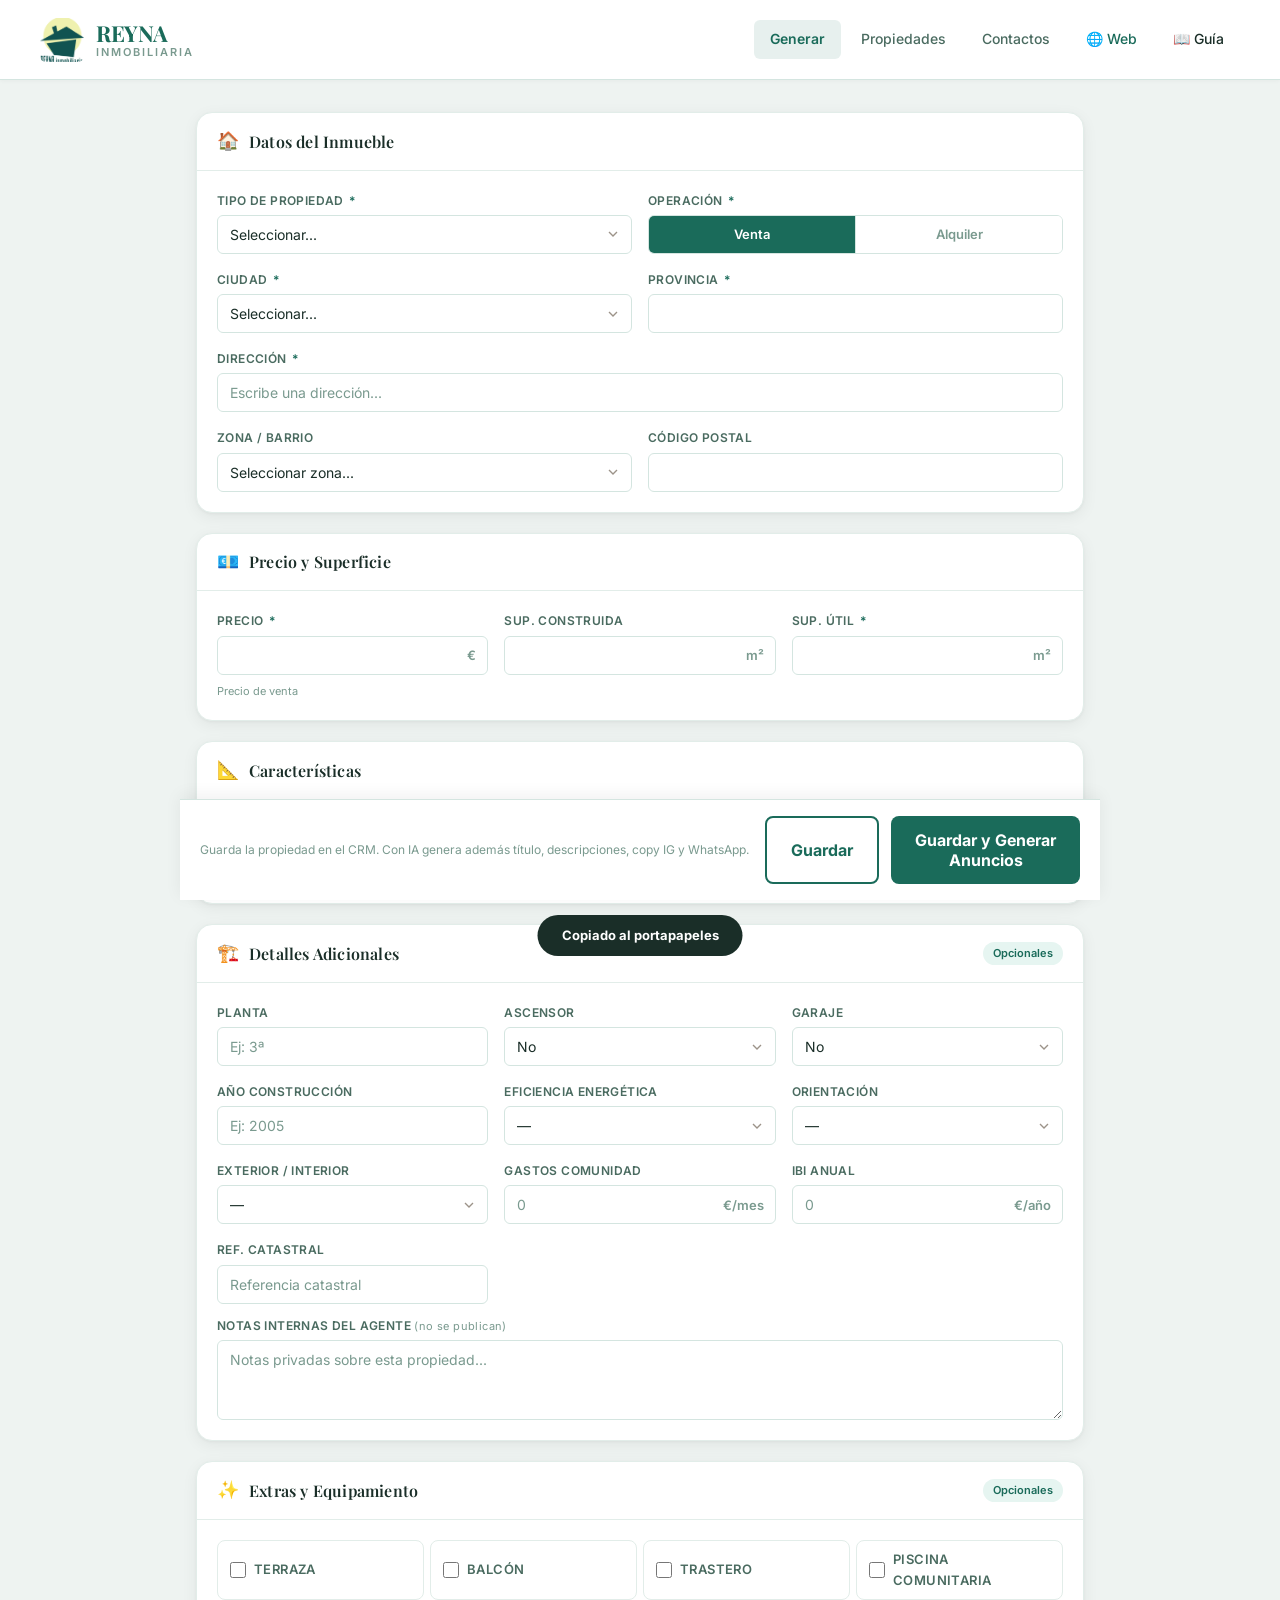
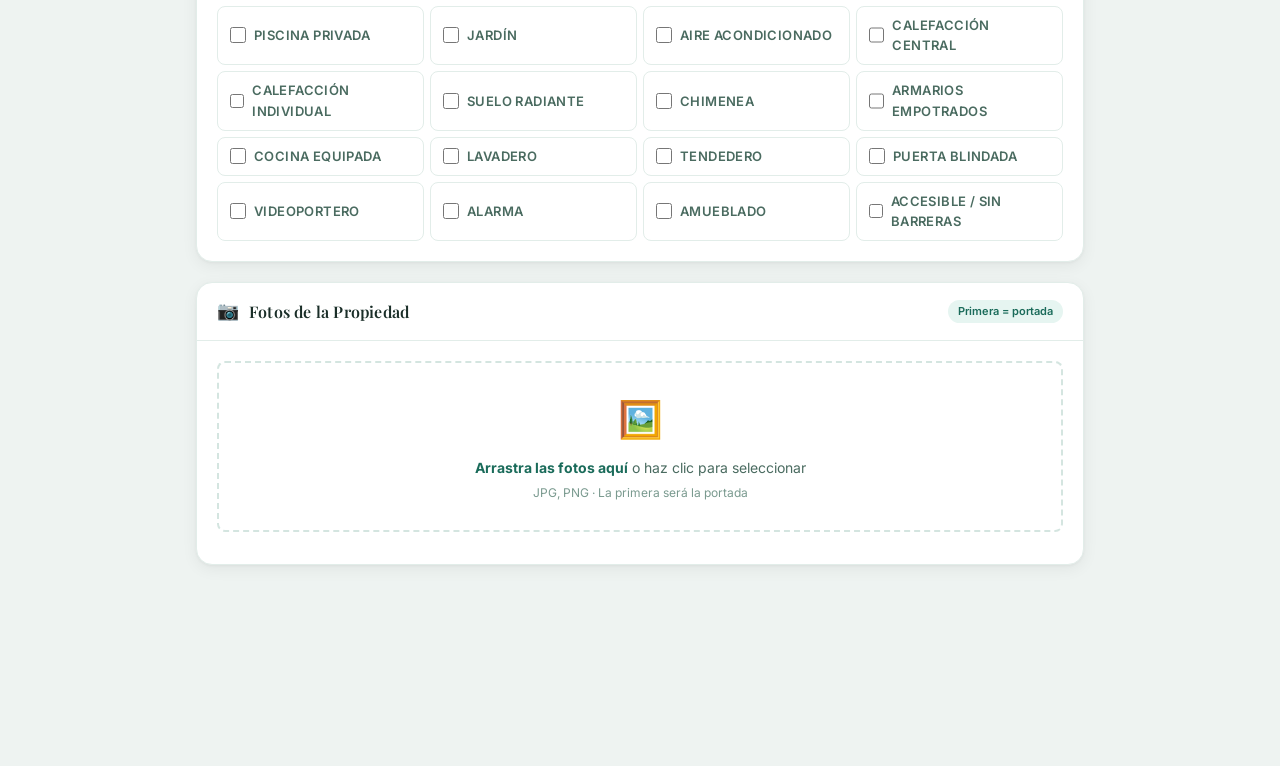
<file: static/index.html>
<!DOCTYPE html>
<html lang="es">
<head>
  <meta charset="UTF-8">
  <meta name="viewport" content="width=device-width, initial-scale=1.0">
  <title>Generador IA · Inmobiliaria Reyna</title>
  <link rel="preconnect" href="https://fonts.googleapis.com">
  <link rel="preconnect" href="https://fonts.gstatic.com" crossorigin>
  <link href="https://fonts.googleapis.com/css2?family=Inter:wght@400;500;600;700&family=Playfair+Display:wght@400;600;700&display=swap" rel="stylesheet">
  <link rel="stylesheet" href="/static/style.css">
  <link rel="icon" type="image/png" href="/static/logo-hq.png">
</head>
<body>

<header>
  <a href="/" class="header-logo">
    <img src="/static/logo-hq.png" alt="Reyna Inmobiliaria" class="header-logo-icon">
    <div class="header-logo-text">
      <span class="brand-name">REYNA</span>
      <span class="brand-sub">Inmobiliaria</span>
    </div>
  </a>
  <nav class="header-nav">
    <a href="/" class="active">Generar</a>
    <a href="/propiedades">Propiedades</a>
    <a href="/contactos">Contactos</a>
    <a href="/web" target="_blank" style="color:var(--accent)">🌐 Web</a>
    <a href="/static/guia.html" target="_blank" style="color:var(--gold)">📖 Guía</a>
  </nav>
</header>

<main>
  <form id="propertyForm" autocomplete="off">

    <!-- Datos basicos -->
    <div class="card">
      <div class="card-header">
        <span class="icon">🏠</span>
        <h2>Datos del Inmueble</h2>
      </div>
      <div class="card-body">
        <div class="grid-2">
          <div class="field">
            <label>Tipo de propiedad <span class="req">*</span></label>
            <select name="tipo_propiedad" required>
              <option value="">Seleccionar...</option>
              <option value="Piso">Piso</option>
              <option value="Apartamento">Apartamento</option>
              <option value="Casa / Chalet">Casa / Chalet</option>
              <option value="Ático">Ático</option>
              <option value="Dúplex">Dúplex</option>
              <option value="Estudio">Estudio</option>
              <option value="Finca">Finca</option>
              <option value="Local comercial">Local comercial</option>
              <option value="Terreno">Terreno</option>
            </select>
          </div>

          <div class="field">
            <label>Operación <span class="req">*</span></label>
            <div class="radio-group">
              <input type="radio" name="operacion" id="op-venta" value="Venta" checked>
              <label for="op-venta">Venta</label>
              <input type="radio" name="operacion" id="op-alquiler" value="Alquiler">
              <label for="op-alquiler">Alquiler</label>
            </div>
          </div>

          <div class="field">
            <label>Ciudad <span class="req">*</span></label>
            <select name="ciudad" id="ciudadSelect" required>
              <option value="">Seleccionar...</option>
              <option value="Zamora">Zamora</option>
              <option value="Benavente">Benavente</option>
              <option value="Toro">Toro</option>
              <option value="Puebla de Sanabria">Puebla de Sanabria</option>
              <option value="Morales del Vino">Morales del Vino</option>
              <option value="Villalpando">Villalpando</option>
              <option value="Fermoselle">Fermoselle</option>
              <option value="Corrales del Vino">Corrales del Vino</option>
              <option value="Fuentesaúco">Fuentesaúco</option>
              <option value="Bermillo de Sayago">Bermillo de Sayago</option>
            </select>
          </div>

          <div class="field">
            <label>Provincia <span class="req">*</span></label>
            <input type="text" name="provincia" required>
          </div>

          <div class="field field-full">
            <label>Dirección <span class="req">*</span> <span class="verified-badge" id="direccion-verified" style="display:none">Verificada</span></label>
            <div class="autocomplete-wrap">
              <input type="text" name="direccion" id="direccionInput" placeholder="Escribe una dirección..." autocomplete="off" required>
              <div class="autocomplete-dropdown" id="direccionDropdown"></div>
            </div>
            <input type="hidden" name="latitud" value="">
            <input type="hidden" name="longitud" value="">
          </div>

          <div class="field">
            <label>Zona / Barrio</label>
            <select name="zona" id="zonaSelect">
              <option value="">Seleccionar zona...</option>
            </select>
          </div>

          <div class="field">
            <label>Código Postal</label>
            <input type="text" name="codigo_postal" maxlength="5">
          </div>
        </div>
      </div>
    </div>

    <!-- Precio y superficie -->
    <div class="card">
      <div class="card-header">
        <span class="icon">💶</span>
        <h2>Precio y Superficie</h2>
      </div>
      <div class="card-body">
        <div class="grid-3">
          <div class="field">
            <label>Precio <span class="req">*</span></label>
            <div class="input-with-suffix">
              <input type="number" name="precio" min="0" required>
              <span class="input-suffix">€</span>
            </div>
            <span class="help" id="precio-hint">Precio de venta</span>
          </div>

          <div class="field">
            <label>Sup. construida</label>
            <div class="input-with-suffix">
              <input type="number" name="superficie_construida" min="0">
              <span class="input-suffix">m²</span>
            </div>
          </div>

          <div class="field">
            <label>Sup. útil <span class="req">*</span></label>
            <div class="input-with-suffix">
              <input type="number" name="superficie_util" min="1" required>
              <span class="input-suffix">m²</span>
            </div>
          </div>
        </div>
      </div>
    </div>

    <!-- Caracteristicas -->
    <div class="card">
      <div class="card-header">
        <span class="icon">📐</span>
        <h2>Características</h2>
      </div>
      <div class="card-body">
        <div class="grid-3">
          <div class="field">
            <label>Habitaciones <span class="req">*</span></label>
            <select name="habitaciones" required>
              <option value="">—</option>
              <option value="1">1</option>
              <option value="2">2</option>
              <option value="3">3</option>
              <option value="4">4</option>
              <option value="5">5</option>
            </select>
          </div>

          <div class="field">
            <label>Baños <span class="req">*</span></label>
            <select name="banos" required>
              <option value="">—</option>
              <option value="1">1</option>
              <option value="2">2</option>
              <option value="3">3</option>
            </select>
          </div>

          <div class="field">
            <label>Estado vivienda</label>
            <select name="estado_vivienda">
              <option value="">—</option>
              <option value="Obra nueva">Obra nueva</option>
              <option value="Buen estado">Buen estado</option>
              <option value="Reformado recientemente">Reformado</option>
              <option value="A reformar">A reformar</option>
            </select>
          </div>
        </div>
      </div>
    </div>

    <!-- Detalles adicionales -->
    <div class="card">
      <div class="card-header">
        <span class="icon">🏗️</span>
        <h2>Detalles Adicionales</h2>
        <span class="badge">Opcionales</span>
      </div>
      <div class="card-body">
        <div class="grid-3">
          <div class="field">
            <label>Planta</label>
            <input type="text" name="planta" placeholder="Ej: 3ª">
          </div>
          <div class="field">
            <label>Ascensor</label>
            <select name="ascensor">
              <option value="No">No</option>
              <option value="Sí">Sí</option>
            </select>
          </div>
          <div class="field">
            <label>Garaje</label>
            <select name="garaje" id="garajeSelect">
              <option value="No">No</option>
              <option value="Sí">Sí</option>
            </select>
          </div>
          <div class="field" id="garajeIncluidoField" style="display:none">
            <label>Precio garaje</label>
            <select name="garaje_incluido">
              <option value="">—</option>
              <option value="incluido">Incluido en precio</option>
              <option value="no_incluido">No incluido</option>
            </select>
          </div>
          <div class="field">
            <label>Año construcción</label>
            <input type="number" name="anio_construccion" placeholder="Ej: 2005" min="1900" max="2030">
          </div>
          <div class="field">
            <label>Eficiencia energética</label>
            <select name="eficiencia_energetica">
              <option value="">—</option>
              <option value="A">A</option>
              <option value="B">B</option>
              <option value="C">C</option>
              <option value="D">D</option>
              <option value="E">E</option>
              <option value="F">F</option>
              <option value="G">G</option>
              <option value="En trámite">En trámite</option>
            </select>
          </div>
          <div class="field">
            <label>Orientación</label>
            <select name="orientacion">
              <option value="">—</option>
              <option value="Norte">Norte</option>
              <option value="Sur">Sur</option>
              <option value="Este">Este</option>
              <option value="Oeste">Oeste</option>
              <option value="Noreste">Noreste</option>
              <option value="Noroeste">Noroeste</option>
              <option value="Sureste">Sureste</option>
              <option value="Suroeste">Suroeste</option>
            </select>
          </div>
          <div class="field">
            <label>Exterior / Interior</label>
            <select name="exterior_interior">
              <option value="">—</option>
              <option value="Exterior">Exterior</option>
              <option value="Interior">Interior</option>
            </select>
          </div>
          <div class="field">
            <label>Gastos comunidad</label>
            <div class="input-with-suffix">
              <input type="number" name="gastos_comunidad" placeholder="0" min="0">
              <span class="input-suffix">€/mes</span>
            </div>
          </div>
          <div class="field">
            <label>IBI anual</label>
            <div class="input-with-suffix">
              <input type="number" name="ibi" placeholder="0" min="0">
              <span class="input-suffix">€/año</span>
            </div>
          </div>
          <div class="field">
            <label>Ref. catastral</label>
            <input type="text" name="ref_catastral" placeholder="Referencia catastral">
          </div>
        </div>
        <div class="field" style="margin-top:12px">
          <label>Notas internas del agente <span class="opt">(no se publican)</span></label>
          <textarea name="descripcion_agente" rows="2" placeholder="Notas privadas sobre esta propiedad..."></textarea>
        </div>
      </div>
    </div>

    <!-- Extras y Equipamiento -->
    <div class="card">
      <div class="card-header">
        <span class="icon">✨</span>
        <h2>Extras y Equipamiento</h2>
        <span class="badge">Opcionales</span>
      </div>
      <div class="card-body">
        <div class="amenidades-grid">
          <label class="amenidad-item"><input type="checkbox" name="amenidad" value="Terraza"><span>Terraza</span></label>
          <label class="amenidad-item"><input type="checkbox" name="amenidad" value="Balcón"><span>Balcón</span></label>
          <label class="amenidad-item"><input type="checkbox" name="amenidad" value="Trastero"><span>Trastero</span></label>
          <label class="amenidad-item"><input type="checkbox" name="amenidad" value="Piscina comunitaria"><span>Piscina comunitaria</span></label>
          <label class="amenidad-item"><input type="checkbox" name="amenidad" value="Piscina privada"><span>Piscina privada</span></label>
          <label class="amenidad-item"><input type="checkbox" name="amenidad" value="Jardín"><span>Jardín</span></label>
          <label class="amenidad-item"><input type="checkbox" name="amenidad" value="Aire acondicionado"><span>Aire acondicionado</span></label>
          <label class="amenidad-item"><input type="checkbox" name="amenidad" value="Calefacción central"><span>Calefacción central</span></label>
          <label class="amenidad-item"><input type="checkbox" name="amenidad" value="Calefacción individual"><span>Calefacción individual</span></label>
          <label class="amenidad-item"><input type="checkbox" name="amenidad" value="Suelo radiante"><span>Suelo radiante</span></label>
          <label class="amenidad-item"><input type="checkbox" name="amenidad" value="Chimenea"><span>Chimenea</span></label>
          <label class="amenidad-item"><input type="checkbox" name="amenidad" value="Armarios empotrados"><span>Armarios empotrados</span></label>
          <label class="amenidad-item"><input type="checkbox" name="amenidad" value="Cocina equipada"><span>Cocina equipada</span></label>
          <label class="amenidad-item"><input type="checkbox" name="amenidad" value="Lavadero"><span>Lavadero</span></label>
          <label class="amenidad-item"><input type="checkbox" name="amenidad" value="Tendedero"><span>Tendedero</span></label>
          <label class="amenidad-item"><input type="checkbox" name="amenidad" value="Puerta blindada"><span>Puerta blindada</span></label>
          <label class="amenidad-item"><input type="checkbox" name="amenidad" value="Videoportero"><span>Videoportero</span></label>
          <label class="amenidad-item"><input type="checkbox" name="amenidad" value="Alarma"><span>Alarma</span></label>
          <label class="amenidad-item"><input type="checkbox" name="amenidad" value="Amueblado"><span>Amueblado</span></label>
          <label class="amenidad-item"><input type="checkbox" name="amenidad" value="Accesible / Sin barreras"><span>Accesible / Sin barreras</span></label>
        </div>
      </div>
    </div>

    <!-- Fotos -->
    <div class="card">
      <div class="card-header">
        <span class="icon">📷</span>
        <h2>Fotos de la Propiedad</h2>
        <span class="badge">Primera = portada</span>
      </div>
      <div class="card-body">
        <div class="upload-area" id="uploadArea">
          <input type="file" name="fotos" id="fotosInput" accept="image/*" multiple>
          <span class="upload-icon">🖼️</span>
          <p class="upload-text"><strong>Arrastra las fotos aquí</strong> o haz clic para seleccionar</p>
          <p class="upload-hint">JPG, PNG · La primera será la portada</p>
        </div>
        <div id="previewGrid" class="preview-grid"></div>
      </div>
    </div>

    <!-- Submit -->
    <div class="submit-wrap">
      <div class="submit-info">Guarda la propiedad en el CRM. Con IA genera además título, descripciones, copy IG y WhatsApp.</div>
      <div class="submit-buttons">
        <button type="button" class="btn-save-only" id="saveOnlyBtn">Guardar</button>
        <button type="submit" class="btn-generate" id="submitBtn">Guardar y Generar Anuncios</button>
      </div>
    </div>

  </form>

  <!-- Loading -->
  <div id="loading">
    <div class="spinner"></div>
    <div class="loading-text">Generando anuncios profesionales…</div>
    <div class="loading-sub">Analizando la propiedad</div>
  </div>

  <!-- Results -->
  <section id="results">
    <div class="results-header">
      <div>
        <h2>Anuncios generados</h2>
        <p>Listos para Idealista, Fotocasa, Habitaclia e Instagram · Puedes editar el texto antes de copiar</p>
      </div>
    </div>

    <div class="result-card" id="res-titulo">
      <div class="result-card-header">
        <div class="label"><span class="icon">🏷️</span> Título del anuncio</div>
        <button class="copy-btn" data-target="titulo-content">Copiar</button>
      </div>
      <textarea class="result-content result-editable" id="titulo-content" rows="2"></textarea>
      <div class="char-count" id="titulo-chars"></div>
    </div>

    <div class="result-card">
      <div class="result-card-header">
        <div class="label"><span class="icon">📄</span> Descripción corta · Idealista / Fotocasa</div>
        <button class="copy-btn" data-target="corta-content">Copiar</button>
      </div>
      <textarea class="result-content result-editable" id="corta-content" rows="8"></textarea>
      <div class="char-count" id="corta-chars"></div>
    </div>

    <div class="result-card">
      <div class="result-card-header">
        <div class="label"><span class="icon">📝</span> Descripción larga · Web / Lujo</div>
        <button class="copy-btn" data-target="larga-content">Copiar</button>
      </div>
      <textarea class="result-content result-editable" id="larga-content" rows="12"></textarea>
      <div class="char-count" id="larga-chars"></div>
    </div>

    <div class="result-card">
      <div class="result-card-header">
        <div class="label"><span class="icon">📸</span> Copy Instagram + Hashtags</div>
        <button class="copy-btn" data-target="ig-content">Copiar</button>
      </div>
      <textarea class="result-content result-editable" id="ig-content" rows="8"></textarea>
      <div class="char-count" id="ig-chars"></div>
    </div>

    <div class="result-card">
      <div class="result-card-header">
        <div class="label"><span class="icon">💬</span> Mensaje WhatsApp</div>
        <button class="copy-btn" data-target="wa-content">Copiar</button>
      </div>
      <textarea class="result-content result-editable" id="wa-content" rows="4"></textarea>
      <div class="char-count" id="wa-chars"></div>
    </div>

    <div class="actions-wrap">
      <button class="btn-save-only" id="saveEditedBtn">Guardar cambios</button>
      <button class="btn-copy-all" id="copy-all">Copiar todo</button>
      <a class="btn-cartel-link" id="btn-cartel" style="display:none" target="_blank">Ver Cartel A4</a>
      <button class="btn-regenerate" id="btn-regenerate">Volver al formulario</button>
    </div>
  </section>
</main>

<div id="toast">Copiado al portapapeles</div>

<script src="/static/shared.js"></script>
<script src="/static/app.js"></script>
</body>
</html>
</file>
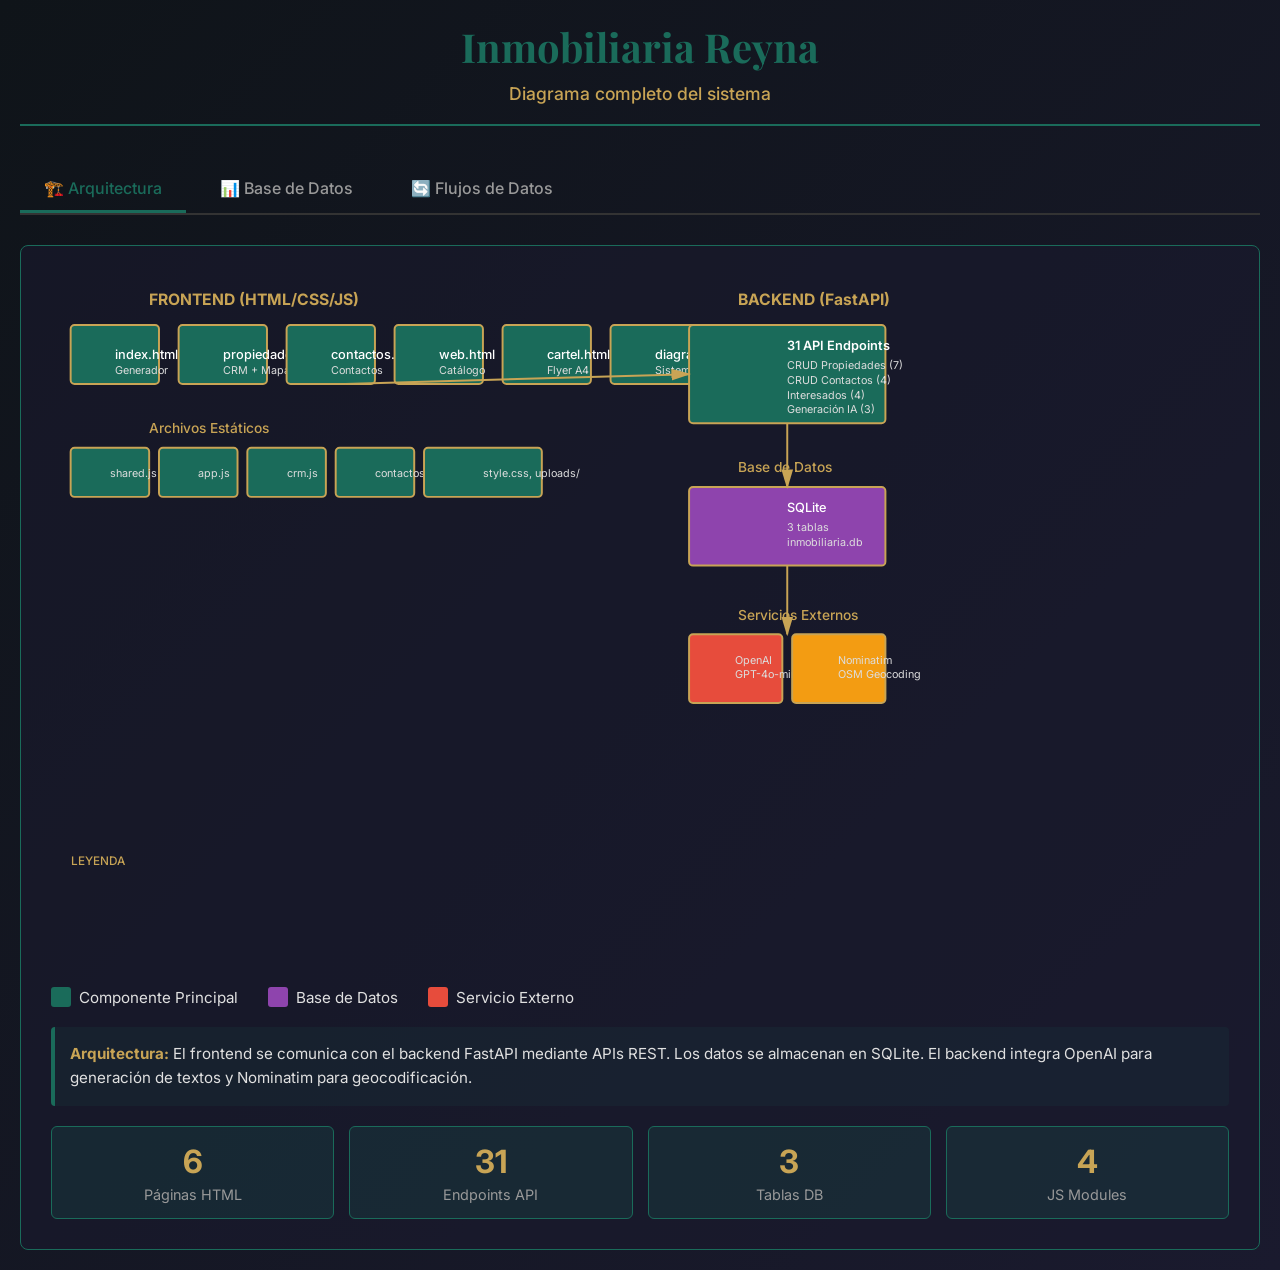
<file: static/diagrama.html>
<!DOCTYPE html>
<html lang="es">
<head>
    <meta charset="UTF-8">
    <meta name="viewport" content="width=device-width, initial-scale=1.0">
    <title>Inmobiliaria Reyna - Diagrama del Sistema</title>
    <link rel="icon" type="image/png" href="/static/logo.png">
    <link href="https://fonts.googleapis.com/css2?family=Inter:wght@300;400;500;600;700&family=Playfair+Display:wght@700&display=swap" rel="stylesheet">
    <style>
        * {
            margin: 0;
            padding: 0;
            box-sizing: border-box;
        }

        body {
            font-family: 'Inter', sans-serif;
            background: linear-gradient(135deg, #0f1419 0%, #1a1a2e 100%);
            color: #e0e0e0;
            min-height: 100vh;
            padding: 20px;
        }

        .container {
            max-width: 1400px;
            margin: 0 auto;
        }

        header {
            text-align: center;
            margin-bottom: 40px;
            padding-bottom: 20px;
            border-bottom: 2px solid #1a6b5a;
        }

        h1 {
            font-family: 'Playfair Display', serif;
            font-size: 2.5em;
            color: #1a6b5a;
            margin-bottom: 10px;
        }

        .subtitle {
            color: #c8a455;
            font-size: 1.1em;
            font-weight: 500;
        }

        .tabs {
            display: flex;
            gap: 10px;
            margin-bottom: 30px;
            border-bottom: 2px solid #333;
            flex-wrap: wrap;
        }

        .tab-btn {
            padding: 12px 24px;
            background: transparent;
            border: none;
            color: #999;
            font-size: 1em;
            font-weight: 500;
            cursor: pointer;
            border-bottom: 3px solid transparent;
            transition: all 0.3s ease;
            font-family: 'Inter', sans-serif;
        }

        .tab-btn:hover {
            color: #1a6b5a;
        }

        .tab-btn.active {
            color: #1a6b5a;
            border-bottom-color: #1a6b5a;
        }

        .tab-content {
            display: none;
            animation: fadeIn 0.3s ease;
        }

        .tab-content.active {
            display: block;
        }

        @keyframes fadeIn {
            from { opacity: 0; }
            to { opacity: 1; }
        }

        .diagram-container {
            background: rgba(26, 26, 46, 0.6);
            border: 1px solid #1a6b5a;
            border-radius: 8px;
            padding: 30px;
            overflow-x: auto;
        }

        svg {
            width: 100%;
            height: auto;
        }

        .comp-rect {
            fill: #1a6b5a;
            stroke: #c8a455;
            stroke-width: 2;
            transition: all 0.3s ease;
        }

        .comp-rect:hover {
            fill: #27ae60;
            filter: drop-shadow(0 0 10px #c8a455);
        }

        .comp-text {
            fill: #fff;
            font-size: 13px;
            font-weight: 500;
            pointer-events: none;
        }

        .comp-text-small {
            fill: #ddd;
            font-size: 11px;
            pointer-events: none;
        }

        .connector {
            stroke: #c8a455;
            stroke-width: 2;
            fill: none;
            marker-end: url(#arrowhead);
            transition: all 0.3s ease;
        }

        .connector:hover {
            stroke: #27ae60;
            stroke-width: 3;
            filter: drop-shadow(0 0 5px #c8a455);
        }

        .label {
            fill: #c8a455;
            font-size: 12px;
            font-weight: 500;
        }

        .legend {
            display: flex;
            gap: 30px;
            margin-top: 20px;
            flex-wrap: wrap;
            font-size: 0.95em;
        }

        .legend-item {
            display: flex;
            align-items: center;
            gap: 8px;
        }

        .legend-box {
            width: 20px;
            height: 20px;
            border-radius: 3px;
        }

        .table-box {
            fill: #2980b9;
            stroke: #1a6b5a;
            stroke-width: 2;
        }

        .table-box:hover {
            fill: #3498db;
            filter: drop-shadow(0 0 10px #3498db);
        }

        .fk-line {
            stroke: #e74c3c;
            stroke-width: 2;
            stroke-dasharray: 5,5;
            fill: none;
            marker-end: url(#arrowhead-red);
        }

        .flow-start {
            fill: #27ae60;
            stroke: #c8a455;
            stroke-width: 2;
        }

        .flow-process {
            fill: #2980b9;
            stroke: #c8a455;
            stroke-width: 2;
        }

        .flow-db {
            fill: #8e44ad;
            stroke: #c8a455;
            stroke-width: 2;
        }

        .flow-text {
            fill: #fff;
            font-size: 12px;
            font-weight: 500;
            pointer-events: none;
            text-anchor: middle;
        }

        .flow-arrow {
            stroke: #c8a455;
            stroke-width: 2;
            fill: none;
            marker-end: url(#arrowhead);
        }

        .info-box {
            background: rgba(26, 107, 90, 0.1);
            border-left: 4px solid #1a6b5a;
            padding: 15px;
            border-radius: 4px;
            margin-top: 20px;
            font-size: 0.95em;
            line-height: 1.6;
        }

        .info-box strong {
            color: #c8a455;
        }

        .stats {
            display: grid;
            grid-template-columns: repeat(auto-fit, minmax(150px, 1fr));
            gap: 15px;
            margin-top: 20px;
        }

        .stat-card {
            background: rgba(26, 107, 90, 0.2);
            border: 1px solid #1a6b5a;
            padding: 15px;
            border-radius: 6px;
            text-align: center;
        }

        .stat-number {
            font-size: 2em;
            color: #c8a455;
            font-weight: 700;
            margin-bottom: 5px;
        }

        .stat-label {
            font-size: 0.9em;
            color: #999;
        }

        @media (max-width: 768px) {
            h1 {
                font-size: 1.8em;
            }

            .tabs {
                gap: 5px;
            }

            .tab-btn {
                padding: 10px 15px;
                font-size: 0.9em;
            }

            .diagram-container {
                padding: 15px;
            }
        }
    </style>
</head>
<body>
    <div class="container">
        <header>
            <h1>Inmobiliaria Reyna</h1>
            <p class="subtitle">Diagrama completo del sistema</p>
        </header>

        <div class="tabs">
            <button class="tab-btn active" onclick="switchTab(0)">🏗️ Arquitectura</button>
            <button class="tab-btn" onclick="switchTab(1)">📊 Base de Datos</button>
            <button class="tab-btn" onclick="switchTab(2)">🔄 Flujos de Datos</button>
        </div>

        <!-- TAB 1: ARQUITECTURA -->
        <div class="tab-content active">
            <div class="diagram-container">
                <svg viewBox="0 0 1200 700" xmlns="http://www.w3.org/2000/svg">
                    <defs>
                        <marker id="arrowhead" markerWidth="10" markerHeight="10" refX="9" refY="3" orient="auto">
                            <polygon points="0 0, 10 3, 0 6" fill="#c8a455" />
                        </marker>
                    </defs>

                    <!-- FRONTEND -->
                    <text x="100" y="30" class="label" style="font-size: 16px; font-weight: 700;">FRONTEND (HTML/CSS/JS)</text>

                    <rect class="comp-rect" x="20" y="50" width="90" height="60" rx="4"/>
                    <text x="65" y="85" class="comp-text">index.html</text>
                    <text x="65" y="100" class="comp-text-small">Generador</text>

                    <rect class="comp-rect" x="130" y="50" width="90" height="60" rx="4"/>
                    <text x="175" y="85" class="comp-text">propiedades.html</text>
                    <text x="175" y="100" class="comp-text-small">CRM + Mapa</text>

                    <rect class="comp-rect" x="240" y="50" width="90" height="60" rx="4"/>
                    <text x="285" y="85" class="comp-text">contactos.html</text>
                    <text x="285" y="100" class="comp-text-small">Contactos</text>

                    <rect class="comp-rect" x="350" y="50" width="90" height="60" rx="4"/>
                    <text x="395" y="85" class="comp-text">web.html</text>
                    <text x="395" y="100" class="comp-text-small">Catálogo</text>

                    <rect class="comp-rect" x="460" y="50" width="90" height="60" rx="4"/>
                    <text x="505" y="85" class="comp-text">cartel.html</text>
                    <text x="505" y="100" class="comp-text-small">Flyer A4</text>

                    <rect class="comp-rect" x="570" y="50" width="90" height="60" rx="4"/>
                    <text x="615" y="85" class="comp-text">diagrama.html</text>
                    <text x="615" y="100" class="comp-text-small">Sistema</text>

                    <!-- STATIC FILES -->
                    <text x="100" y="160" class="label" style="font-size: 14px;">Archivos Estáticos</text>
                    <rect class="comp-rect" x="20" y="175" width="80" height="50" rx="4"/>
                    <text x="60" y="205" class="comp-text-small">shared.js</text>

                    <rect class="comp-rect" x="110" y="175" width="80" height="50" rx="4"/>
                    <text x="150" y="205" class="comp-text-small">app.js</text>

                    <rect class="comp-rect" x="200" y="175" width="80" height="50" rx="4"/>
                    <text x="240" y="205" class="comp-text-small">crm.js</text>

                    <rect class="comp-rect" x="290" y="175" width="80" height="50" rx="4"/>
                    <text x="330" y="205" class="comp-text-small">contactos.js</text>

                    <rect class="comp-rect" x="380" y="175" width="120" height="50" rx="4"/>
                    <text x="440" y="205" class="comp-text-small">style.css, uploads/</text>

                    <!-- BACKEND -->
                    <text x="700" y="30" class="label" style="font-size: 16px; font-weight: 700;">BACKEND (FastAPI)</text>

                    <rect class="comp-rect" x="650" y="50" width="200" height="100" rx="4"/>
                    <text x="750" y="75" class="comp-text" style="font-weight: 600;">31 API Endpoints</text>
                    <text x="750" y="95" class="comp-text-small">CRUD Propiedades (7)</text>
                    <text x="750" y="110" class="comp-text-small">CRUD Contactos (4)</text>
                    <text x="750" y="125" class="comp-text-small">Interesados (4)</text>
                    <text x="750" y="140" class="comp-text-small">Generación IA (3)</text>

                    <!-- DATABASE -->
                    <text x="700" y="200" class="label" style="font-size: 14px;">Base de Datos</text>
                    <rect class="comp-rect" x="650" y="215" width="200" height="80" rx="4" style="fill: #8e44ad;"/>
                    <text x="750" y="240" class="comp-text">SQLite</text>
                    <text x="750" y="260" class="comp-text-small">3 tablas</text>
                    <text x="750" y="275" class="comp-text-small">inmobiliaria.db</text>

                    <!-- EXTERNAL SERVICES -->
                    <text x="700" y="350" class="label" style="font-size: 14px;">Servicios Externos</text>

                    <rect class="comp-rect" x="650" y="365" width="95" height="70" rx="4" style="fill: #e74c3c;"/>
                    <text x="697" y="395" class="comp-text-small">OpenAI</text>
                    <text x="697" y="410" class="comp-text-small">GPT-4o-mini</text>

                    <rect class="comp-rect" x="755" y="365" width="95" height="70" rx="4" style="fill: #f39c12;"/>
                    <text x="802" y="395" class="comp-text-small">Nominatim</text>
                    <text x="802" y="410" class="comp-text-small">OSM Geocoding</text>

                    <!-- CONNECTIONS -->
                    <line class="connector" x1="300" y1="110" x2="650" y2="100"/>
                    <line class="connector" x1="750" y1="150" x2="750" y2="215"/>
                    <line class="connector" x1="750" y1="295" x2="750" y2="365"/>

                    <!-- LEGEND -->
                    <text x="20" y="600" class="label" style="font-size: 12px;">LEYENDA</text>
                </svg>

                <div class="legend">
                    <div class="legend-item">
                        <div class="legend-box" style="background: #1a6b5a;"></div>
                        <span>Componente Principal</span>
                    </div>
                    <div class="legend-item">
                        <div class="legend-box" style="background: #8e44ad;"></div>
                        <span>Base de Datos</span>
                    </div>
                    <div class="legend-item">
                        <div class="legend-box" style="background: #e74c3c;"></div>
                        <span>Servicio Externo</span>
                    </div>
                </div>

                <div class="info-box">
                    <strong>Arquitectura:</strong> El frontend se comunica con el backend FastAPI mediante APIs REST. Los datos se almacenan en SQLite. El backend integra OpenAI para generación de textos y Nominatim para geocodificación.
                </div>

                <div class="stats">
                    <div class="stat-card">
                        <div class="stat-number">6</div>
                        <div class="stat-label">Páginas HTML</div>
                    </div>
                    <div class="stat-card">
                        <div class="stat-number">31</div>
                        <div class="stat-label">Endpoints API</div>
                    </div>
                    <div class="stat-card">
                        <div class="stat-number">3</div>
                        <div class="stat-label">Tablas DB</div>
                    </div>
                    <div class="stat-card">
                        <div class="stat-number">4</div>
                        <div class="stat-label">JS Modules</div>
                    </div>
                </div>
            </div>
        </div>

        <!-- TAB 2: BASE DE DATOS -->
        <div class="tab-content">
            <div class="diagram-container">
                <svg viewBox="0 0 1200 800" xmlns="http://www.w3.org/2000/svg">
                    <defs>
                        <marker id="arrowhead-red" markerWidth="10" markerHeight="10" refX="9" refY="3" orient="auto">
                            <polygon points="0 0, 10 3, 0 6" fill="#e74c3c" />
                        </marker>
                    </defs>

                    <!-- TABLA PROPIEDADES -->
                    <text x="50" y="30" class="label" style="font-size: 14px; font-weight: 700;">Tabla: PROPIEDADES (35 columnas)</text>

                    <rect class="table-box" x="50" y="50" width="280" height="350" rx="4"/>
                    <text x="190" y="75" class="comp-text" style="font-weight: 600;">propiedades</text>

                    <text x="65" y="100" class="comp-text-small">🔑 id (PK)</text>
                    <text x="65" y="120" class="comp-text-small">tipo_propiedad</text>
                    <text x="65" y="140" class="comp-text-small">operacion (Venta/Alq)</text>
                    <text x="65" y="160" class="comp-text-small">precio</text>
                    <text x="65" y="180" class="comp-text-small">direccion</text>
                    <text x="65" y="200" class="comp-text-small">ciudad, zona</text>
                    <text x="65" y="220" class="comp-text-small">latitud, longitud</text>
                    <text x="65" y="240" class="comp-text-small">estado (Activo/Retirado)</text>
                    <text x="65" y="260" class="comp-text-small">referencia (RI-YYYYMM-NNNN)</text>
                    <text x="65" y="280" class="comp-text-small">habitaciones, baños</text>
                    <text x="65" y="300" class="comp-text-small">superficie</text>
                    <text x="65" y="320" class="comp-text-small">amenidades (JSON)</text>
                    <text x="65" y="340" class="comp-text-small">fotos (lista)</text>
                    <text x="65" y="360" class="comp-text-small">titulo_ia, descripcion_ia</text>
                    <text x="65" y="380" class="comp-text-small">instagram_ia, whatsapp_ia</text>

                    <!-- TABLA CONTACTOS -->
                    <text x="450" y="30" class="label" style="font-size: 14px; font-weight: 700;">Tabla: CONTACTOS (6 + JSON)</text>

                    <rect class="table-box" x="400" y="50" width="280" height="200" rx="4"/>
                    <text x="540" y="75" class="comp-text" style="font-weight: 600;">contactos</text>

                    <text x="415" y="100" class="comp-text-small">🔑 id (PK)</text>
                    <text x="415" y="120" class="comp-text-small">nombre</text>
                    <text x="415" y="140" class="comp-text-small">telefono, email</text>
                    <text x="415" y="160" class="comp-text-small">notas</text>
                    <text x="415" y="180" class="comp-text-small">preferencias (JSON):</text>
                    <text x="425" y="200" class="comp-text-small">  - operacion, precio_min/max</text>
                    <text x="425" y="220" class="comp-text-small">  - tipo, ciudad, habitaciones</text>

                    <!-- TABLA INTERESADOS -->
                    <text x="850" y="30" class="label" style="font-size: 14px; font-weight: 700;">Tabla: INTERESADOS (11 cols)</text>

                    <rect class="table-box" x="800" y="50" width="280" height="250" rx="4"/>
                    <text x="940" y="75" class="comp-text" style="font-weight: 600;">interesados</text>

                    <text x="815" y="100" class="comp-text-small">🔑 id (PK)</text>
                    <text x="815" y="120" class="comp-text-small">🔗 propiedad_id (FK)</text>
                    <text x="815" y="140" class="comp-text-small">🔗 contacto_id (FK)</text>
                    <text x="815" y="160" class="comp-text-small">nombre, telefono</text>
                    <text x="815" y="180" class="comp-text-small">visita_fecha</text>
                    <text x="815" y="200" class="comp-text-small">oferta (monto)</text>
                    <text x="815" y="220" class="comp-text-small">resultado (pendiente/</text>
                    <text x="815" y="240" class="comp-text-small">  compra/descartado)</text>
                    <text x="815" y="260" class="comp-text-small">actualizaciones (JSON)</text>

                    <!-- RELACIONES -->
                    <line class="fk-line" x1="330" y1="200" x2="400" y2="100" stroke-dasharray="5,5"/>
                    <line class="fk-line" x1="680" y1="150" x2="800" y2="100" stroke-dasharray="5,5"/>
                    <line class="fk-line" x1="680" y1="150" x2="800" y2="120" stroke-dasharray="5,5"/>

                    <text x="360" y="140" class="label" style="font-size: 11px;">1:N</text>
                    <text x="740" y="120" class="label" style="font-size: 11px;">1:N</text>
                    <text x="740" y="140" class="label" style="font-size: 11px;">1:N</text>

                    <text x="50" y="450" class="label" style="font-size: 14px; font-weight: 700;">Características de la BD:</text>
                    <text x="50" y="475" class="comp-text-small">✓ SQLite con WAL mode para mejor concurrencia</text>
                    <text x="50" y="495" class="comp-text-small">✓ Fotos almacenadas en /static/uploads/{property_id}/</text>
                    <text x="50" y="515" class="comp-text-small">✓ JSON para datos flexibles (preferencias, actualizaciones, amenidades)</text>
                    <text x="50" y="535" class="comp-text-small">✓ Historial de cambios en campo actualizaciones</text>
                    <text x="50" y="555" class="comp-text-small">✓ Referencia auto-generada: RI-YYYYMM-NNNN (RI = Reyna Inmobiliaria)</text>
                </svg>

                <div class="info-box">
                    <strong>Relaciones:</strong> Cada propiedad puede tener múltiples interesados (1:N). Cada contacto puede tener múltiples interesados en diferentes propiedades (1:N). Las claves foráneas garantizan integridad referencial.
                </div>
            </div>
        </div>

        <!-- TAB 3: FLUJOS DE DATOS -->
        <div class="tab-content">
            <div class="diagram-container">
                <svg viewBox="0 0 1200 900" xmlns="http://www.w3.org/2000/svg">
                    <defs>
                        <marker id="arrowhead" markerWidth="10" markerHeight="10" refX="9" refY="3" orient="auto">
                            <polygon points="0 0, 10 3, 0 6" fill="#c8a455" />
                        </marker>
                    </defs>

                    <!-- FLUJO 1: CREACIÓN DE PROPIEDAD -->
                    <text x="50" y="30" class="label" style="font-size: 14px; font-weight: 700;">Flujo 1: Creación de Propiedad con IA</text>

                    <rect class="flow-start" x="50" y="50" width="80" height="60" rx="4"/>
                    <text x="90" y="85" class="flow-text">Form</text>

                    <line class="flow-arrow" x1="130" y1="80" x2="180" y2="80"/>

                    <rect class="flow-process" x="180" y="50" width="100" height="60" rx="4"/>
                    <text x="230" y="85" class="flow-text">POST /generate</text>

                    <line class="flow-arrow" x1="280" y1="80" x2="330" y2="80"/>

                    <rect class="flow-process" x="330" y="50" width="100" height="60" rx="4" style="fill: #e74c3c;"/>
                    <text x="380" y="85" class="flow-text">OpenAI API</text>

                    <line class="flow-arrow" x1="430" y1="80" x2="480" y2="80"/>

                    <rect class="flow-process" x="480" y="50" width="120" height="60" rx="4"/>
                    <text x="540" y="75" class="flow-text">Textos IA</text>
                    <text x="540" y="92" class="flow-text" style="font-size: 11px;">(Título, desc, etc)</text>

                    <line class="flow-arrow" x1="600" y1="80" x2="650" y2="80"/>

                    <rect class="flow-process" x="650" y="50" width="100" height="60" rx="4"/>
                    <text x="700" y="75" class="flow-text">POST</text>
                    <text x="700" y="92" class="flow-text" style="font-size: 11px;">propiedades</text>

                    <line class="flow-arrow" x1="750" y1="80" x2="800" y2="80"/>

                    <rect class="flow-db" x="800" y="50" width="100" height="60" rx="4"/>
                    <text x="850" y="85" class="flow-text">SQLite</text>

                    <!-- FLUJO 2: MATCHING INTELIGENTE -->
                    <text x="50" y="180" class="label" style="font-size: 14px; font-weight: 700;">Flujo 2: Matching Inteligente</text>

                    <rect class="flow-start" x="50" y="200" width="100" height="60" rx="4"/>
                    <text x="100" y="225" class="flow-text">Contacto</text>
                    <text x="100" y="242" class="flow-text" style="font-size: 11px;">Preferencias</text>

                    <line class="flow-arrow" x1="150" y1="230" x2="200" y2="230"/>

                    <rect class="flow-process" x="200" y="200" width="120" height="60" rx="4"/>
                    <text x="260" y="225" class="flow-text">_calc_match()</text>
                    <text x="260" y="242" class="flow-text" style="font-size: 11px;">Score 0-100</text>

                    <line class="flow-arrow" x1="320" y1="230" x2="370" y2="230"/>

                    <rect class="flow-process" x="370" y="200" width="120" height="60" rx="4"/>
                    <text x="430" y="225" class="flow-text">Filtros:</text>
                    <text x="430" y="242" class="flow-text" style="font-size: 10px;">Operación, precio,</text>

                    <line class="flow-arrow" x1="490" y1="230" x2="540" y2="230"/>

                    <rect class="flow-process" x="540" y="200" width="100" height="60" rx="4"/>
                    <text x="590" y="225" class="flow-text">Top 20</text>
                    <text x="590" y="242" class="flow-text" style="font-size: 11px;">Resultados</text>

                    <line class="flow-arrow" x1="640" y1="230" x2="690" y2="230"/>

                    <rect class="flow-start" x="690" y="200" width="100" height="60" rx="4"/>
                    <text x="740" y="225" class="flow-text">Usuario</text>
                    <text x="740" y="242" class="flow-text" style="font-size: 11px;">Visualiza</text>

                    <!-- PRECIO MATCHING DETAIL -->
                    <text x="50" y="320" class="comp-text-small" style="fill: #999; font-size: 11px;">Scoring de Precio: 20 pts base, +8 pts si está entre max y +20%, descartado si >+20%</text>

                    <!-- FLUJO 3: GESTIÓN DE INTERESADOS -->
                    <text x="50" y="360" class="label" style="font-size: 14px; font-weight: 700;">Flujo 3: Gestión de Interesados</text>

                    <rect class="flow-start" x="50" y="380" width="100" height="60" rx="4"/>
                    <text x="100" y="405" class="flow-text">Agregar</text>
                    <text x="100" y="422" class="flow-text" style="font-size: 11px;">Interesado</text>

                    <line class="flow-arrow" x1="150" y1="410" x2="200" y2="410"/>

                    <rect class="flow-process" x="200" y="380" width="120" height="60" rx="4"/>
                    <text x="260" y="405" class="flow-text">Auto-crear</text>
                    <text x="260" y="422" class="flow-text" style="font-size: 11px;">Contacto</text>

                    <line class="flow-arrow" x1="320" y1="410" x2="370" y2="410"/>

                    <rect class="flow-process" x="370" y="380" width="100" height="60" rx="4"/>
                    <text x="420" y="405" class="flow-text">Registrar</text>
                    <text x="420" y="422" class="flow-text" style="font-size: 11px;">Visita</text>

                    <line class="flow-arrow" x1="470" y1="410" x2="520" y2="410"/>

                    <rect class="flow-process" x="520" y="380" width="100" height="60" rx="4"/>
                    <text x="570" y="405" class="flow-text">Registrar</text>
                    <text x="570" y="422" class="flow-text" style="font-size: 11px;">Oferta</text>

                    <line class="flow-arrow" x1="620" y1="410" x2="670" y2="410"/>

                    <rect class="flow-process" x="670" y="380" width="100" height="60" rx="4"/>
                    <text x="720" y="405" class="flow-text">Resultado</text>
                    <text x="720" y="422" class="flow-text" style="font-size: 11px;">Cerrar</text>

                    <line class="flow-arrow" x1="770" y1="410" x2="820" y2="410"/>

                    <rect class="flow-db" x="820" y="380" width="100" height="60" rx="4"/>
                    <text x="870" y="405" class="flow-text">SQLite</text>
                    <text x="870" y="422" class="flow-text" style="font-size: 11px;">Registro</text>

                    <!-- ADDITIONAL INFO -->
                    <text x="50" y="520" class="label" style="font-size: 14px; font-weight: 700;">Puntos de Integración Externos:</text>

                    <rect class="comp-rect" x="50" y="540" width="250" height="100" rx="4"/>
                    <text x="175" y="565" class="comp-text-small" style="font-weight: 600;">OpenAI (gpt-4o-mini)</text>
                    <text x="60" y="585" class="comp-text-small">• Generación de títulos</text>
                    <text x="60" y="600" class="comp-text-small">• Generación de descripciones</text>
                    <text x="60" y="615" class="comp-text-small">• Copy para Instagram/WhatsApp</text>

                    <rect class="comp-rect" x="350" y="540" width="250" height="100" rx="4"/>
                    <text x="475" y="565" class="comp-text-small" style="font-weight: 600;">Nominatim/OSM</text>
                    <text x="360" y="585" class="comp-text-small">• Geocodificación de direcciones</text>
                    <text x="360" y="600" class="comp-text-small">• Obtención de lat/long</text>
                    <text x="360" y="615" class="comp-text-small">• Validación de direcciones</text>

                    <rect class="comp-rect" x="650" y="540" width="250" height="100" rx="4"/>
                    <text x="775" y="565" class="comp-text-small" style="font-weight: 600;">Leaflet.js / OSM</text>
                    <text x="660" y="585" class="comp-text-small">• Visualización de mapas</text>
                    <text x="660" y="600" class="comp-text-small">• Marcadores de propiedades</text>
                    <text x="660" y="615" class="comp-text-small">• Rutas e información</text>
                </svg>
            </div>
        </div>
    </div>

    <script>
        function switchTab(index) {
            const tabs = document.querySelectorAll('.tab-content');
            const btns = document.querySelectorAll('.tab-btn');

            tabs.forEach(tab => tab.classList.remove('active'));
            btns.forEach(btn => btn.classList.remove('active'));

            tabs[index].classList.add('active');
            btns[index].classList.add('active');
        }

        // Add hover effects for SVG elements
        document.addEventListener('DOMContentLoaded', function() {
            const rects = document.querySelectorAll('svg rect');
            rects.forEach(rect => {
                rect.style.cursor = 'pointer';
            });
        });
    </script>
</body>
</html>
</file>
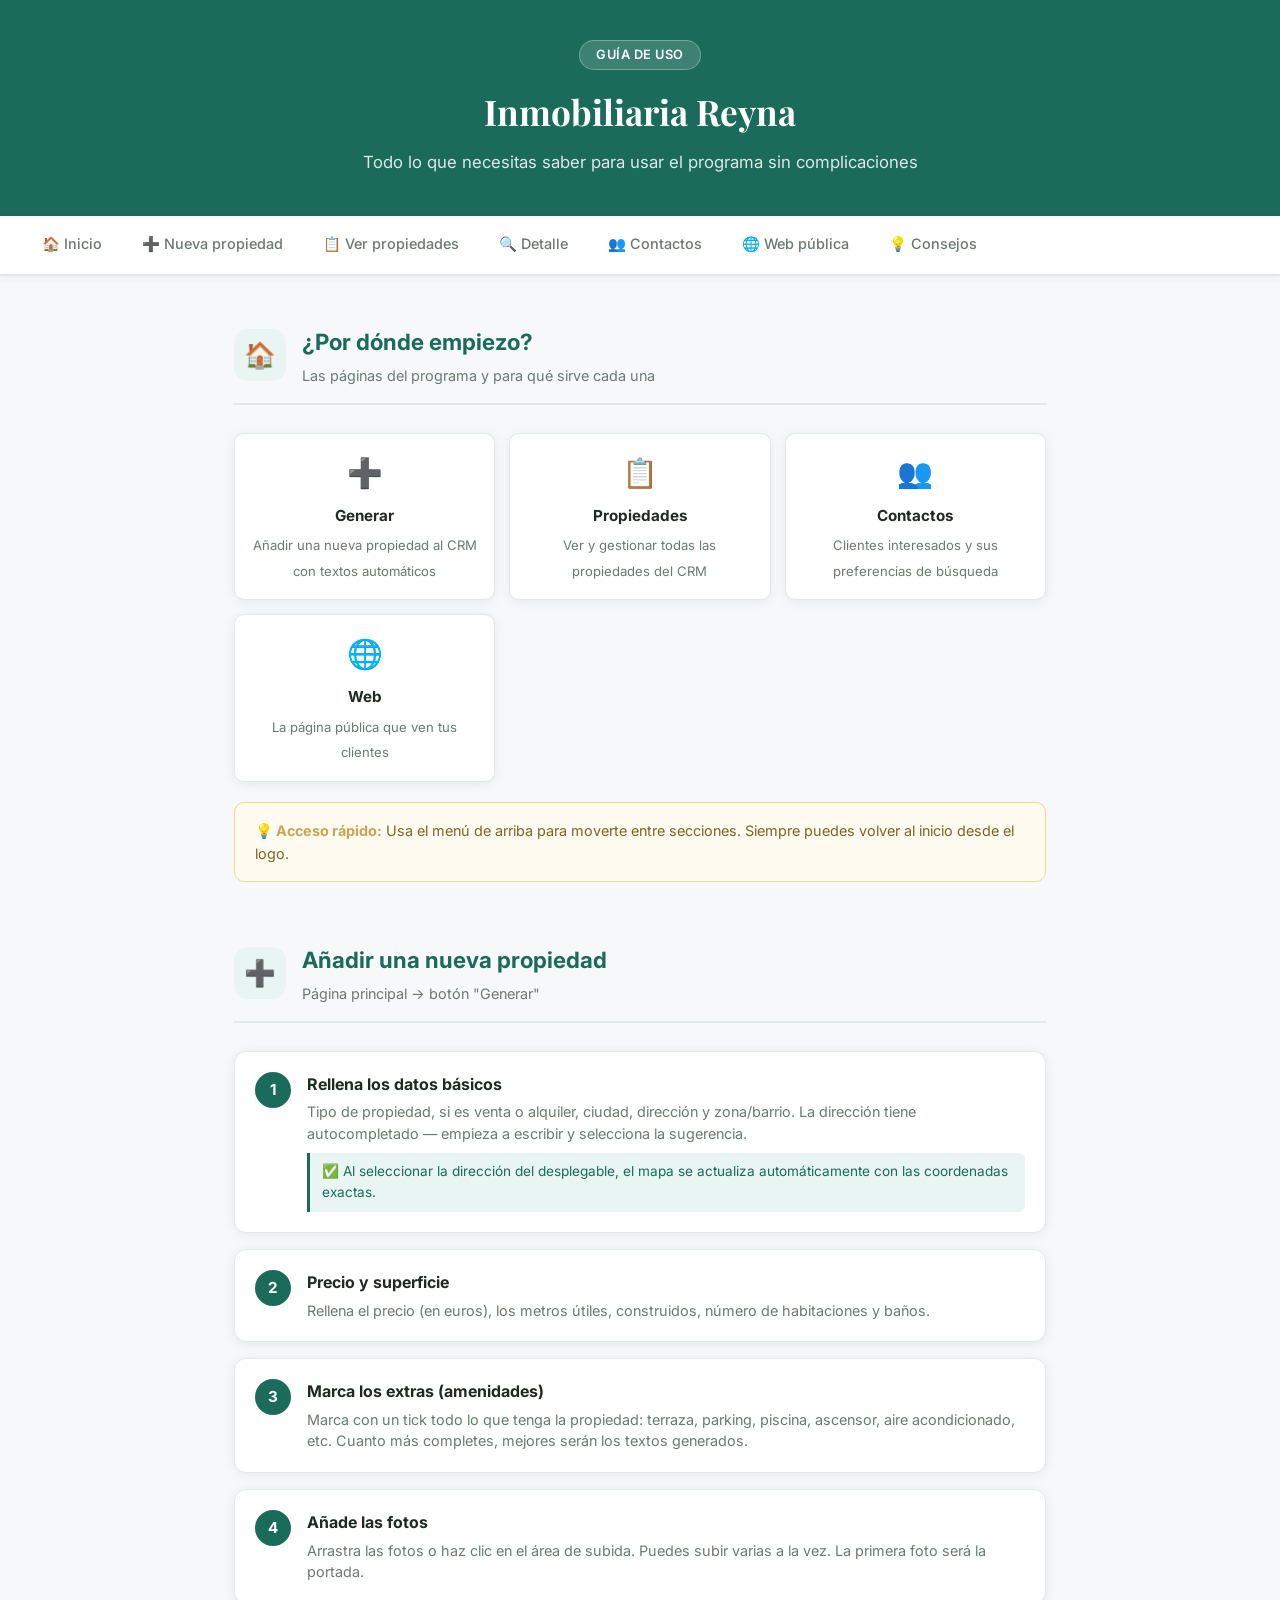
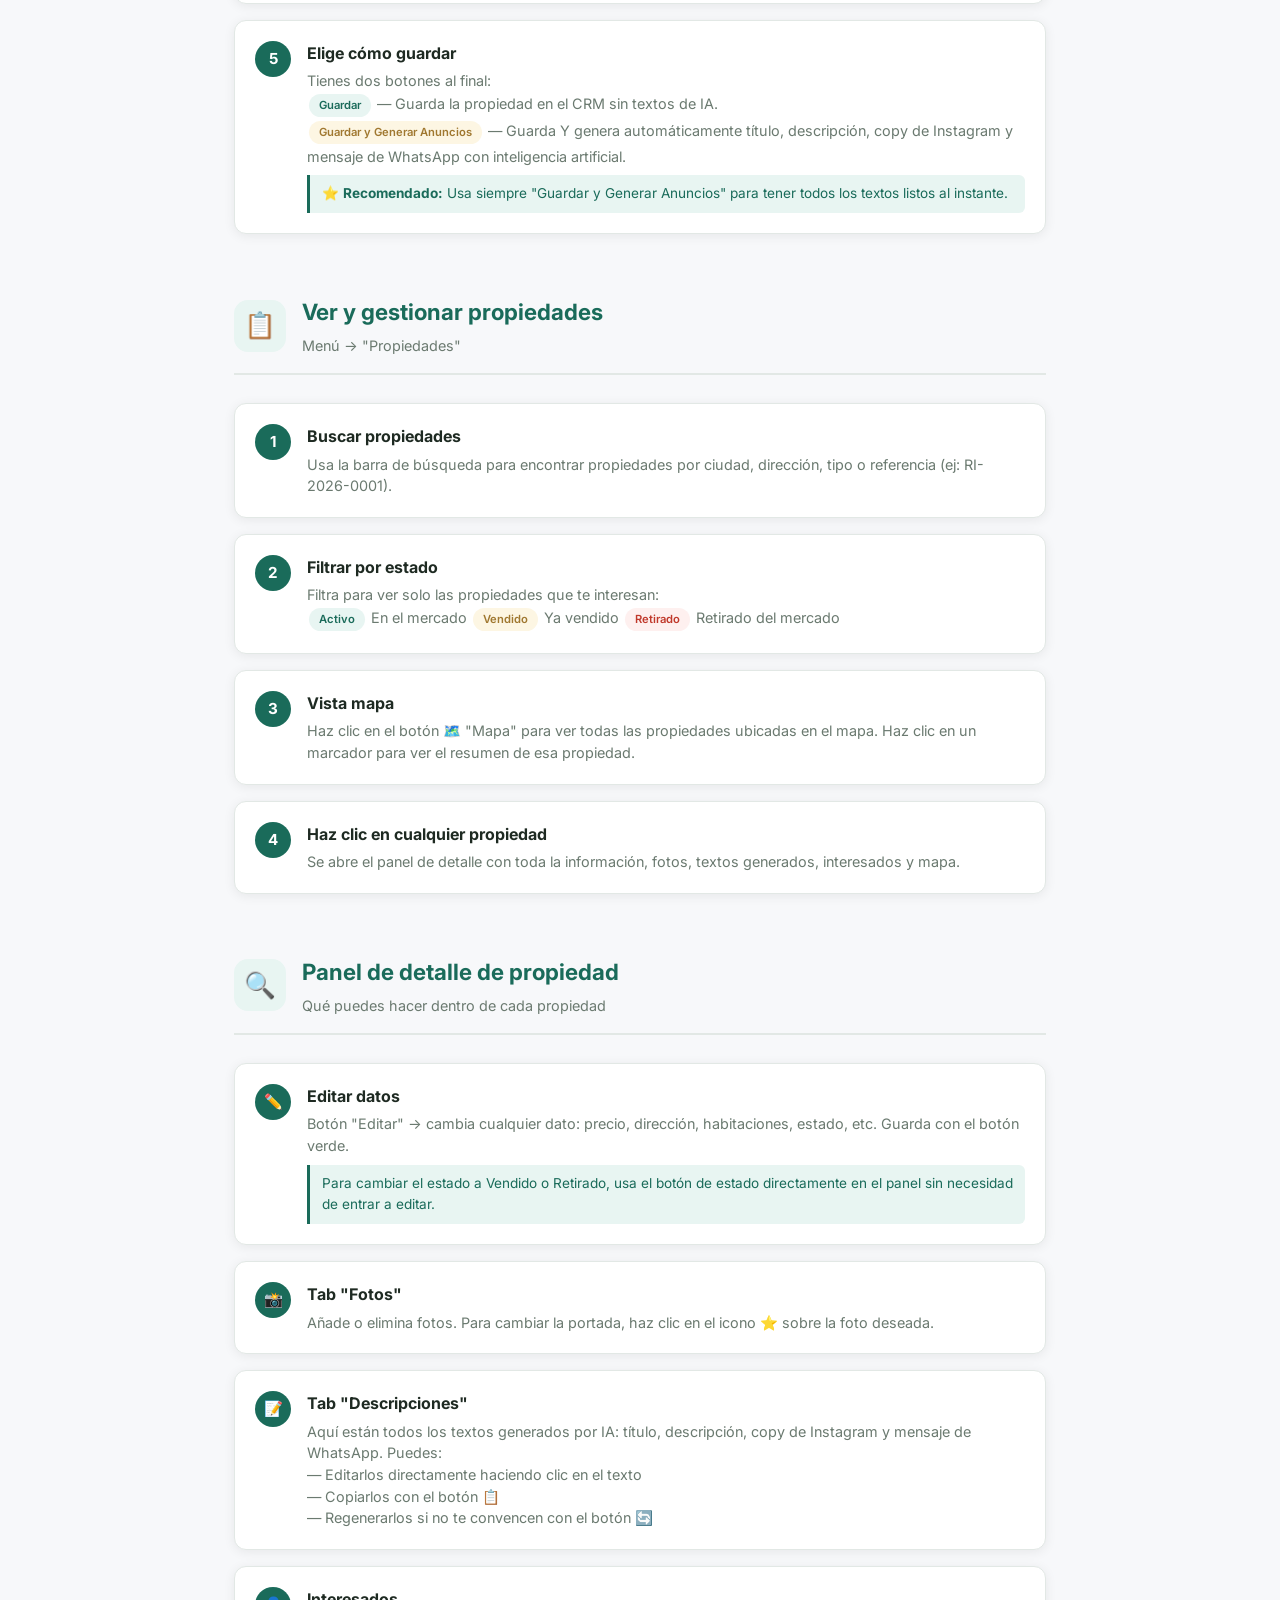
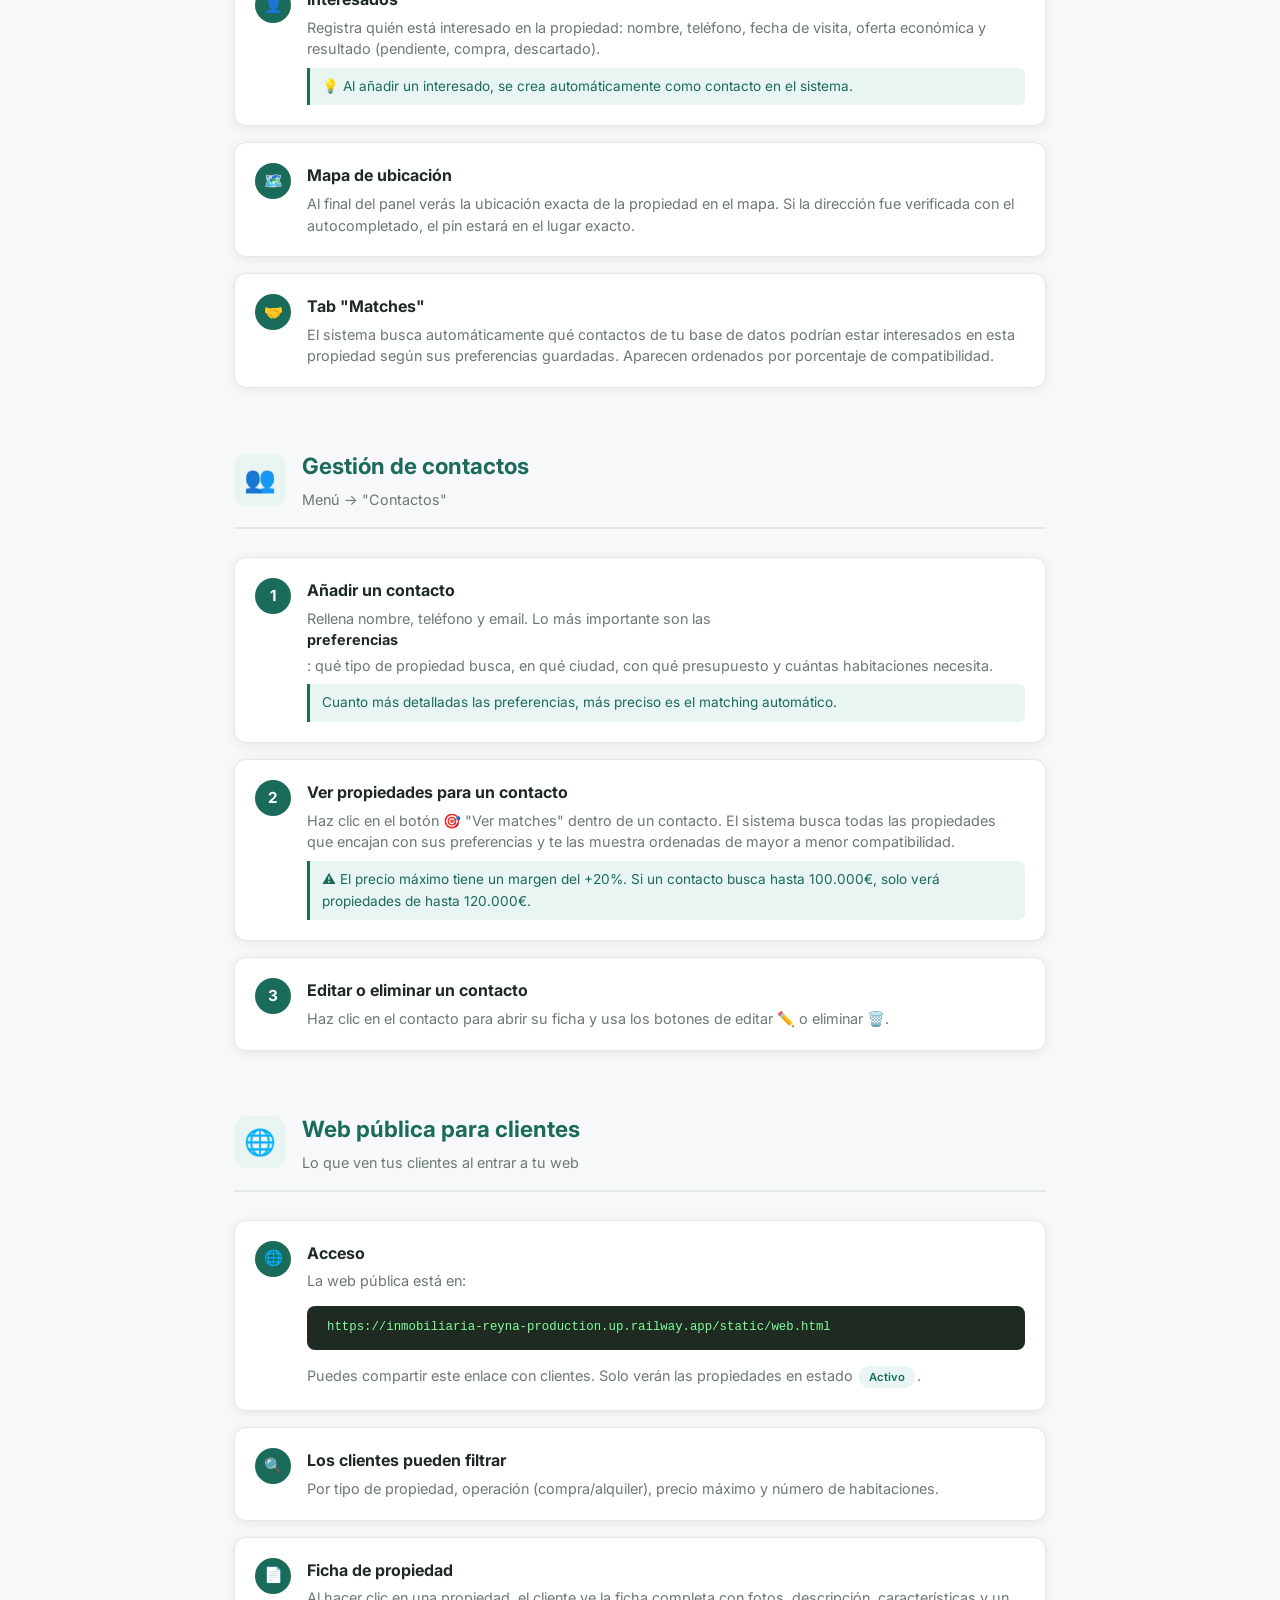
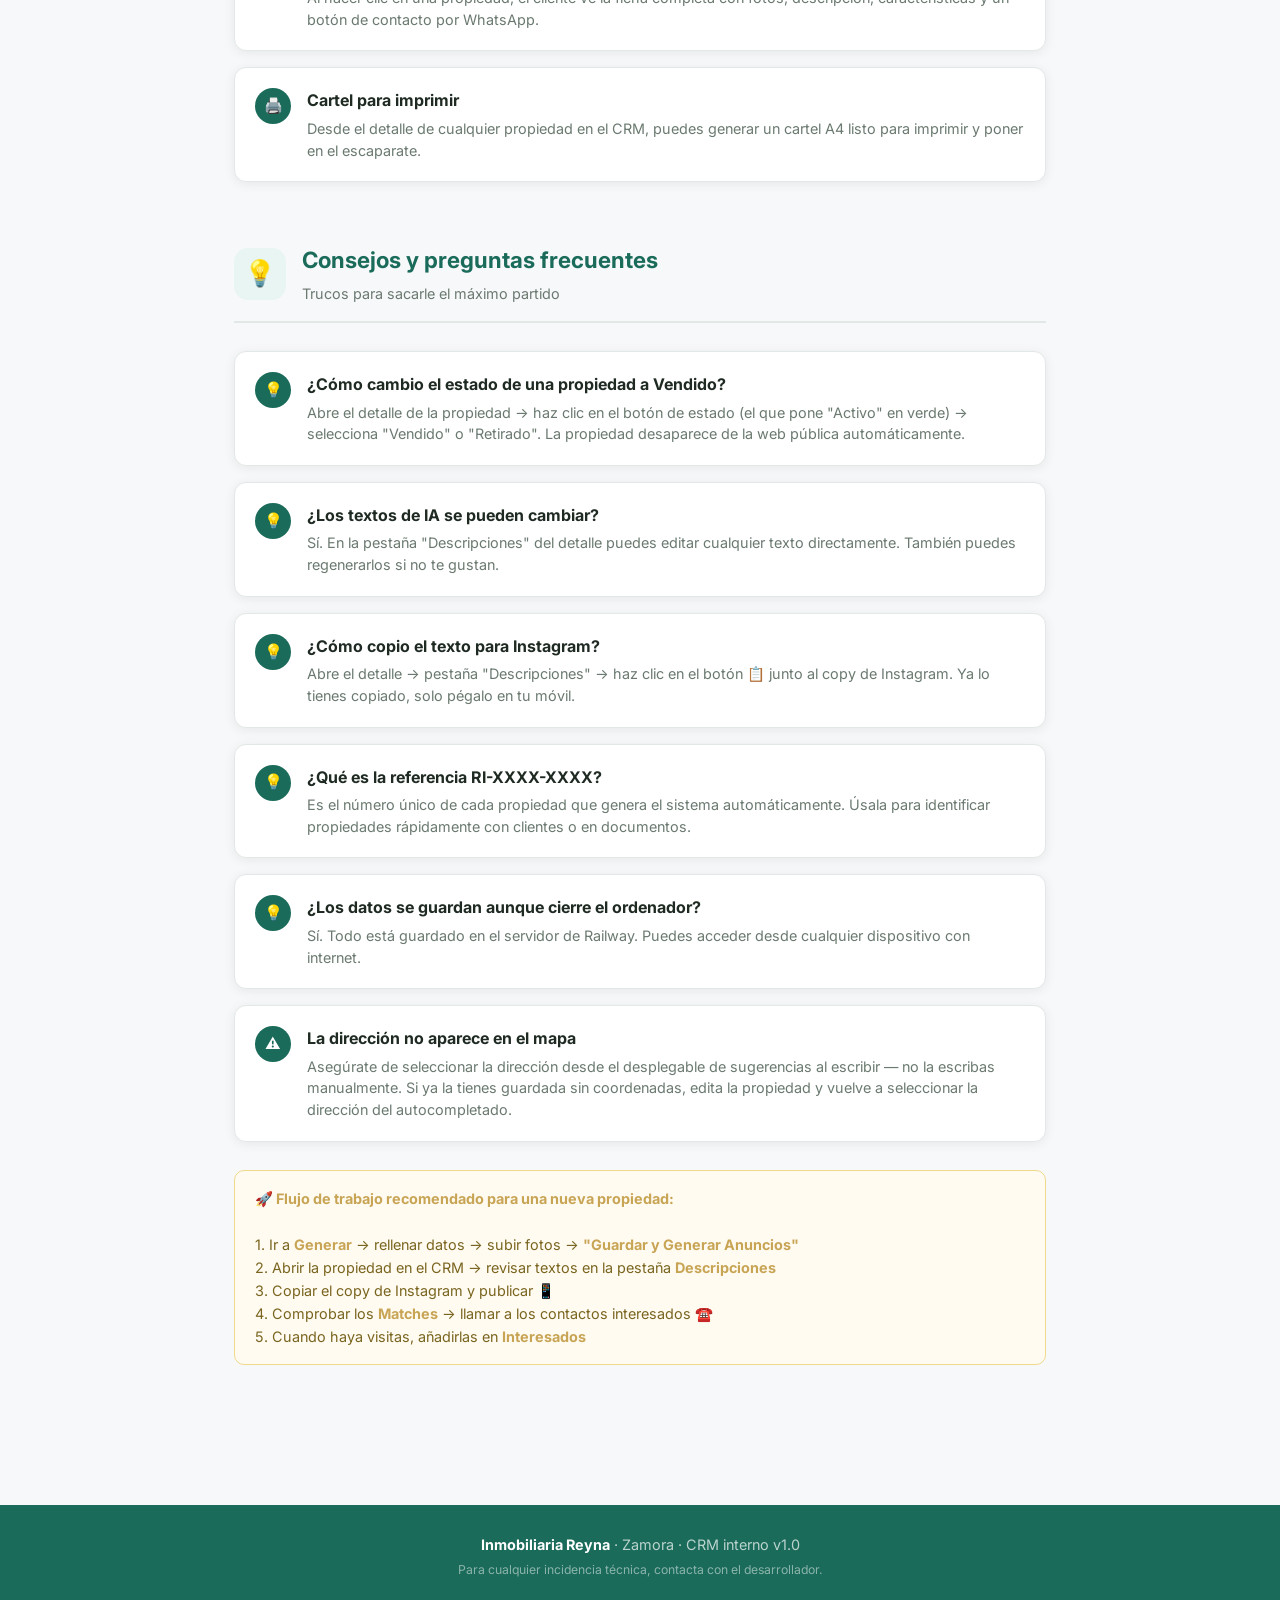
<file: static/guia.html>
<!DOCTYPE html>
<html lang="es">
<head>
  <meta charset="UTF-8">
  <meta name="viewport" content="width=device-width, initial-scale=1.0">
  <title>Guía de uso · Inmobiliaria Reyna</title>
  <link rel="icon" type="image/png" href="/static/logo.png">
  <link href="https://fonts.googleapis.com/css2?family=Inter:wght@400;500;600;700&family=Playfair+Display:wght@700&display=swap" rel="stylesheet">
  <style>
    *, *::before, *::after { box-sizing: border-box; margin: 0; padding: 0; }
    :root {
      --teal: #1a6b5a;
      --teal-light: #2e9b89;
      --teal-pale: #e8f5f2;
      --gold: #c8a455;
      --bg: #f7f8fa;
      --white: #ffffff;
      --text: #1e2a22;
      --text-dim: #6b7a70;
      --border: #e2e8e5;
      --shadow: 0 2px 12px rgba(0,0,0,.07);
    }
    body {
      font-family: 'Inter', sans-serif;
      background: var(--bg);
      color: var(--text);
      line-height: 1.6;
    }

    /* Header */
    .header {
      background: var(--teal);
      color: white;
      padding: 40px 24px;
      text-align: center;
    }
    .header h1 {
      font-family: 'Playfair Display', serif;
      font-size: 2.2em;
      margin-bottom: 8px;
    }
    .header p {
      font-size: 1.05em;
      opacity: .85;
    }
    .header-badge {
      display: inline-block;
      background: rgba(255,255,255,.15);
      border: 1px solid rgba(255,255,255,.3);
      border-radius: 20px;
      padding: 4px 16px;
      font-size: .8em;
      font-weight: 600;
      letter-spacing: .5px;
      text-transform: uppercase;
      margin-bottom: 14px;
    }

    /* Nav */
    .nav {
      background: var(--white);
      border-bottom: 2px solid var(--border);
      padding: 0 24px;
      display: flex;
      gap: 4px;
      overflow-x: auto;
      position: sticky;
      top: 0;
      z-index: 100;
      box-shadow: 0 2px 8px rgba(0,0,0,.05);
    }
    .nav a {
      padding: 16px 18px;
      text-decoration: none;
      color: var(--text-dim);
      font-size: .9em;
      font-weight: 500;
      white-space: nowrap;
      border-bottom: 3px solid transparent;
      transition: all .2s;
    }
    .nav a:hover { color: var(--teal); border-bottom-color: var(--teal); }

    /* Content */
    .content {
      max-width: 860px;
      margin: 0 auto;
      padding: 48px 24px 80px;
    }

    /* Section */
    .section {
      margin-bottom: 60px;
    }
    .section-header {
      display: flex;
      align-items: center;
      gap: 16px;
      margin-bottom: 28px;
      padding-bottom: 16px;
      border-bottom: 2px solid var(--border);
    }
    .section-icon {
      width: 52px;
      height: 52px;
      background: var(--teal-pale);
      border-radius: 14px;
      display: flex;
      align-items: center;
      justify-content: center;
      font-size: 1.6em;
      flex-shrink: 0;
    }
    .section-title h2 {
      font-size: 1.4em;
      color: var(--teal);
      margin-bottom: 4px;
    }
    .section-title p {
      font-size: .9em;
      color: var(--text-dim);
    }

    /* Steps */
    .steps {
      display: flex;
      flex-direction: column;
      gap: 16px;
    }
    .step {
      display: flex;
      gap: 16px;
      background: var(--white);
      border: 1px solid var(--border);
      border-radius: 12px;
      padding: 20px;
      box-shadow: var(--shadow);
      transition: transform .15s;
    }
    .step:hover { transform: translateX(4px); }
    .step-num {
      width: 36px;
      height: 36px;
      background: var(--teal);
      color: white;
      border-radius: 50%;
      display: flex;
      align-items: center;
      justify-content: center;
      font-weight: 700;
      font-size: .95em;
      flex-shrink: 0;
    }
    .step-body { flex: 1; }
    .step-body strong {
      display: block;
      font-size: 1em;
      color: var(--text);
      margin-bottom: 4px;
    }
    .step-body p {
      font-size: .9em;
      color: var(--text-dim);
      line-height: 1.5;
    }
    .step-body .tip {
      margin-top: 8px;
      background: var(--teal-pale);
      border-left: 3px solid var(--teal);
      padding: 8px 12px;
      border-radius: 0 6px 6px 0;
      font-size: .85em;
      color: var(--teal);
    }
    .step-body .tip strong { color: var(--teal); display: inline; }

    /* Tip box */
    .tip-box {
      background: #fffbf0;
      border: 1px solid #f0d98a;
      border-radius: 10px;
      padding: 16px 20px;
      margin-top: 20px;
      font-size: .9em;
      color: #7a6520;
    }
    .tip-box strong { color: #c8a455; }

    /* Pill tags */
    .pill {
      display: inline-block;
      background: var(--teal-pale);
      color: var(--teal);
      font-size: .78em;
      font-weight: 600;
      padding: 3px 10px;
      border-radius: 20px;
      margin: 2px;
    }
    .pill.gold { background: #fdf6e3; color: #a07830; }
    .pill.red { background: #fef0ef; color: #c0392b; }

    /* Grid shortcuts */
    .shortcuts {
      display: grid;
      grid-template-columns: repeat(auto-fill, minmax(220px, 1fr));
      gap: 14px;
      margin-top: 20px;
    }
    .shortcut {
      background: var(--white);
      border: 1px solid var(--border);
      border-radius: 10px;
      padding: 16px;
      box-shadow: var(--shadow);
      text-align: center;
    }
    .shortcut .sc-icon { font-size: 1.8em; margin-bottom: 8px; }
    .shortcut strong { display: block; font-size: .95em; color: var(--text); margin-bottom: 4px; }
    .shortcut span { font-size: .82em; color: var(--text-dim); }

    /* URL box */
    .url-box {
      background: #1e2a22;
      color: #7fff98;
      font-family: monospace;
      font-size: .95em;
      padding: 12px 20px;
      border-radius: 8px;
      margin: 14px 0;
      word-break: break-all;
    }

    /* Footer */
    .footer {
      background: var(--teal);
      color: rgba(255,255,255,.7);
      text-align: center;
      padding: 28px 24px;
      font-size: .9em;
    }
    .footer strong { color: white; }

    @media (max-width: 600px) {
      .header h1 { font-size: 1.7em; }
      .step { flex-direction: column; }
      .step-num { width: 30px; height: 30px; }
    }
  </style>
</head>
<body>

<div class="header">
  <div class="header-badge">Guía de uso</div>
  <h1>Inmobiliaria Reyna</h1>
  <p>Todo lo que necesitas saber para usar el programa sin complicaciones</p>
</div>

<nav class="nav">
  <a href="#inicio">🏠 Inicio</a>
  <a href="#nueva">➕ Nueva propiedad</a>
  <a href="#crm">📋 Ver propiedades</a>
  <a href="#detalle">🔍 Detalle</a>
  <a href="#contactos">👥 Contactos</a>
  <a href="#web">🌐 Web pública</a>
  <a href="#consejos">💡 Consejos</a>
</nav>

<div class="content">

  <!-- INICIO -->
  <div class="section" id="inicio">
    <div class="section-header">
      <div class="section-icon">🏠</div>
      <div class="section-title">
        <h2>¿Por dónde empiezo?</h2>
        <p>Las páginas del programa y para qué sirve cada una</p>
      </div>
    </div>

    <div class="shortcuts">
      <div class="shortcut">
        <div class="sc-icon">➕</div>
        <strong>Generar</strong>
        <span>Añadir una nueva propiedad al CRM con textos automáticos</span>
      </div>
      <div class="shortcut">
        <div class="sc-icon">📋</div>
        <strong>Propiedades</strong>
        <span>Ver y gestionar todas las propiedades del CRM</span>
      </div>
      <div class="shortcut">
        <div class="sc-icon">👥</div>
        <strong>Contactos</strong>
        <span>Clientes interesados y sus preferencias de búsqueda</span>
      </div>
      <div class="shortcut">
        <div class="sc-icon">🌐</div>
        <strong>Web</strong>
        <span>La página pública que ven tus clientes</span>
      </div>
    </div>

    <div class="tip-box" style="margin-top: 20px;">
      <strong>💡 Acceso rápido:</strong> Usa el menú de arriba para moverte entre secciones. Siempre puedes volver al inicio desde el logo.
    </div>
  </div>

  <!-- NUEVA PROPIEDAD -->
  <div class="section" id="nueva">
    <div class="section-header">
      <div class="section-icon">➕</div>
      <div class="section-title">
        <h2>Añadir una nueva propiedad</h2>
        <p>Página principal → botón "Generar"</p>
      </div>
    </div>

    <div class="steps">
      <div class="step">
        <div class="step-num">1</div>
        <div class="step-body">
          <strong>Rellena los datos básicos</strong>
          <p>Tipo de propiedad, si es venta o alquiler, ciudad, dirección y zona/barrio. La dirección tiene autocompletado — empieza a escribir y selecciona la sugerencia.</p>
          <div class="tip">✅ Al seleccionar la dirección del desplegable, el mapa se actualiza automáticamente con las coordenadas exactas.</div>
        </div>
      </div>
      <div class="step">
        <div class="step-num">2</div>
        <div class="step-body">
          <strong>Precio y superficie</strong>
          <p>Rellena el precio (en euros), los metros útiles, construidos, número de habitaciones y baños.</p>
        </div>
      </div>
      <div class="step">
        <div class="step-num">3</div>
        <div class="step-body">
          <strong>Marca los extras (amenidades)</strong>
          <p>Marca con un tick todo lo que tenga la propiedad: terraza, parking, piscina, ascensor, aire acondicionado, etc. Cuanto más completes, mejores serán los textos generados.</p>
        </div>
      </div>
      <div class="step">
        <div class="step-num">4</div>
        <div class="step-body">
          <strong>Añade las fotos</strong>
          <p>Arrastra las fotos o haz clic en el área de subida. Puedes subir varias a la vez. La primera foto será la portada.</p>
        </div>
      </div>
      <div class="step">
        <div class="step-num">5</div>
        <div class="step-body">
          <strong>Elige cómo guardar</strong>
          <p>Tienes dos botones al final:</p>
          <p><span class="pill">Guardar</span> — Guarda la propiedad en el CRM sin textos de IA.</p>
          <p><span class="pill gold">Guardar y Generar Anuncios</span> — Guarda Y genera automáticamente título, descripción, copy de Instagram y mensaje de WhatsApp con inteligencia artificial.</p>
          <div class="tip">⭐ <strong>Recomendado:</strong> Usa siempre "Guardar y Generar Anuncios" para tener todos los textos listos al instante.</div>
        </div>
      </div>
    </div>
  </div>

  <!-- CRM -->
  <div class="section" id="crm">
    <div class="section-header">
      <div class="section-icon">📋</div>
      <div class="section-title">
        <h2>Ver y gestionar propiedades</h2>
        <p>Menú → "Propiedades"</p>
      </div>
    </div>

    <div class="steps">
      <div class="step">
        <div class="step-num">1</div>
        <div class="step-body">
          <strong>Buscar propiedades</strong>
          <p>Usa la barra de búsqueda para encontrar propiedades por ciudad, dirección, tipo o referencia (ej: RI-2026-0001).</p>
        </div>
      </div>
      <div class="step">
        <div class="step-num">2</div>
        <div class="step-body">
          <strong>Filtrar por estado</strong>
          <p>Filtra para ver solo las propiedades que te interesan:</p>
          <p>
            <span class="pill">Activo</span> En el mercado
            <span class="pill gold">Vendido</span> Ya vendido
            <span class="pill red">Retirado</span> Retirado del mercado
          </p>
        </div>
      </div>
      <div class="step">
        <div class="step-num">3</div>
        <div class="step-body">
          <strong>Vista mapa</strong>
          <p>Haz clic en el botón 🗺️ "Mapa" para ver todas las propiedades ubicadas en el mapa. Haz clic en un marcador para ver el resumen de esa propiedad.</p>
        </div>
      </div>
      <div class="step">
        <div class="step-num">4</div>
        <div class="step-body">
          <strong>Haz clic en cualquier propiedad</strong>
          <p>Se abre el panel de detalle con toda la información, fotos, textos generados, interesados y mapa.</p>
        </div>
      </div>
    </div>
  </div>

  <!-- DETALLE -->
  <div class="section" id="detalle">
    <div class="section-header">
      <div class="section-icon">🔍</div>
      <div class="section-title">
        <h2>Panel de detalle de propiedad</h2>
        <p>Qué puedes hacer dentro de cada propiedad</p>
      </div>
    </div>

    <div class="steps">
      <div class="step">
        <div class="step-num">✏️</div>
        <div class="step-body">
          <strong>Editar datos</strong>
          <p>Botón "Editar" → cambia cualquier dato: precio, dirección, habitaciones, estado, etc. Guarda con el botón verde.</p>
          <div class="tip">Para cambiar el estado a Vendido o Retirado, usa el botón de estado directamente en el panel sin necesidad de entrar a editar.</div>
        </div>
      </div>
      <div class="step">
        <div class="step-num">📸</div>
        <div class="step-body">
          <strong>Tab "Fotos"</strong>
          <p>Añade o elimina fotos. Para cambiar la portada, haz clic en el icono ⭐ sobre la foto deseada.</p>
        </div>
      </div>
      <div class="step">
        <div class="step-num">📝</div>
        <div class="step-body">
          <strong>Tab "Descripciones"</strong>
          <p>Aquí están todos los textos generados por IA: título, descripción, copy de Instagram y mensaje de WhatsApp. Puedes:</p>
          <p>— Editarlos directamente haciendo clic en el texto<br>
          — Copiarlos con el botón 📋<br>
          — Regenerarlos si no te convencen con el botón 🔄</p>
        </div>
      </div>
      <div class="step">
        <div class="step-num">👤</div>
        <div class="step-body">
          <strong>Interesados</strong>
          <p>Registra quién está interesado en la propiedad: nombre, teléfono, fecha de visita, oferta económica y resultado (pendiente, compra, descartado).</p>
          <div class="tip">💡 Al añadir un interesado, se crea automáticamente como contacto en el sistema.</div>
        </div>
      </div>
      <div class="step">
        <div class="step-num">🗺️</div>
        <div class="step-body">
          <strong>Mapa de ubicación</strong>
          <p>Al final del panel verás la ubicación exacta de la propiedad en el mapa. Si la dirección fue verificada con el autocompletado, el pin estará en el lugar exacto.</p>
        </div>
      </div>
      <div class="step">
        <div class="step-num">🤝</div>
        <div class="step-body">
          <strong>Tab "Matches"</strong>
          <p>El sistema busca automáticamente qué contactos de tu base de datos podrían estar interesados en esta propiedad según sus preferencias guardadas. Aparecen ordenados por porcentaje de compatibilidad.</p>
        </div>
      </div>
    </div>
  </div>

  <!-- CONTACTOS -->
  <div class="section" id="contactos">
    <div class="section-header">
      <div class="section-icon">👥</div>
      <div class="section-title">
        <h2>Gestión de contactos</h2>
        <p>Menú → "Contactos"</p>
      </div>
    </div>

    <div class="steps">
      <div class="step">
        <div class="step-num">1</div>
        <div class="step-body">
          <strong>Añadir un contacto</strong>
          <p>Rellena nombre, teléfono y email. Lo más importante son las <strong>preferencias</strong>: qué tipo de propiedad busca, en qué ciudad, con qué presupuesto y cuántas habitaciones necesita.</p>
          <div class="tip">Cuanto más detalladas las preferencias, más preciso es el matching automático.</div>
        </div>
      </div>
      <div class="step">
        <div class="step-num">2</div>
        <div class="step-body">
          <strong>Ver propiedades para un contacto</strong>
          <p>Haz clic en el botón 🎯 "Ver matches" dentro de un contacto. El sistema busca todas las propiedades que encajan con sus preferencias y te las muestra ordenadas de mayor a menor compatibilidad.</p>
          <div class="tip">⚠️ El precio máximo tiene un margen del +20%. Si un contacto busca hasta 100.000€, solo verá propiedades de hasta 120.000€.</div>
        </div>
      </div>
      <div class="step">
        <div class="step-num">3</div>
        <div class="step-body">
          <strong>Editar o eliminar un contacto</strong>
          <p>Haz clic en el contacto para abrir su ficha y usa los botones de editar ✏️ o eliminar 🗑️.</p>
        </div>
      </div>
    </div>
  </div>

  <!-- WEB PÚBLICA -->
  <div class="section" id="web">
    <div class="section-header">
      <div class="section-icon">🌐</div>
      <div class="section-title">
        <h2>Web pública para clientes</h2>
        <p>Lo que ven tus clientes al entrar a tu web</p>
      </div>
    </div>

    <div class="steps">
      <div class="step">
        <div class="step-num">🌐</div>
        <div class="step-body">
          <strong>Acceso</strong>
          <p>La web pública está en:</p>
          <div class="url-box">https://inmobiliaria-reyna-production.up.railway.app/static/web.html</div>
          <p>Puedes compartir este enlace con clientes. Solo verán las propiedades en estado <span class="pill">Activo</span>.</p>
        </div>
      </div>
      <div class="step">
        <div class="step-num">🔍</div>
        <div class="step-body">
          <strong>Los clientes pueden filtrar</strong>
          <p>Por tipo de propiedad, operación (compra/alquiler), precio máximo y número de habitaciones.</p>
        </div>
      </div>
      <div class="step">
        <div class="step-num">📄</div>
        <div class="step-body">
          <strong>Ficha de propiedad</strong>
          <p>Al hacer clic en una propiedad, el cliente ve la ficha completa con fotos, descripción, características y un botón de contacto por WhatsApp.</p>
        </div>
      </div>
      <div class="step">
        <div class="step-num">🖨️</div>
        <div class="step-body">
          <strong>Cartel para imprimir</strong>
          <p>Desde el detalle de cualquier propiedad en el CRM, puedes generar un cartel A4 listo para imprimir y poner en el escaparate.</p>
        </div>
      </div>
    </div>
  </div>

  <!-- CONSEJOS -->
  <div class="section" id="consejos">
    <div class="section-header">
      <div class="section-icon">💡</div>
      <div class="section-title">
        <h2>Consejos y preguntas frecuentes</h2>
        <p>Trucos para sacarle el máximo partido</p>
      </div>
    </div>

    <div class="steps">
      <div class="step">
        <div class="step-num">💡</div>
        <div class="step-body">
          <strong>¿Cómo cambio el estado de una propiedad a Vendido?</strong>
          <p>Abre el detalle de la propiedad → haz clic en el botón de estado (el que pone "Activo" en verde) → selecciona "Vendido" o "Retirado". La propiedad desaparece de la web pública automáticamente.</p>
        </div>
      </div>
      <div class="step">
        <div class="step-num">💡</div>
        <div class="step-body">
          <strong>¿Los textos de IA se pueden cambiar?</strong>
          <p>Sí. En la pestaña "Descripciones" del detalle puedes editar cualquier texto directamente. También puedes regenerarlos si no te gustan.</p>
        </div>
      </div>
      <div class="step">
        <div class="step-num">💡</div>
        <div class="step-body">
          <strong>¿Cómo copio el texto para Instagram?</strong>
          <p>Abre el detalle → pestaña "Descripciones" → haz clic en el botón 📋 junto al copy de Instagram. Ya lo tienes copiado, solo pégalo en tu móvil.</p>
        </div>
      </div>
      <div class="step">
        <div class="step-num">💡</div>
        <div class="step-body">
          <strong>¿Qué es la referencia RI-XXXX-XXXX?</strong>
          <p>Es el número único de cada propiedad que genera el sistema automáticamente. Úsala para identificar propiedades rápidamente con clientes o en documentos.</p>
        </div>
      </div>
      <div class="step">
        <div class="step-num">💡</div>
        <div class="step-body">
          <strong>¿Los datos se guardan aunque cierre el ordenador?</strong>
          <p>Sí. Todo está guardado en el servidor de Railway. Puedes acceder desde cualquier dispositivo con internet.</p>
        </div>
      </div>
      <div class="step">
        <div class="step-num">⚠️</div>
        <div class="step-body">
          <strong>La dirección no aparece en el mapa</strong>
          <p>Asegúrate de seleccionar la dirección desde el desplegable de sugerencias al escribir — no la escribas manualmente. Si ya la tienes guardada sin coordenadas, edita la propiedad y vuelve a seleccionar la dirección del autocompletado.</p>
        </div>
      </div>
    </div>

    <div class="tip-box" style="margin-top: 28px;">
      <strong>🚀 Flujo de trabajo recomendado para una nueva propiedad:</strong><br><br>
      1. Ir a <strong>Generar</strong> → rellenar datos → subir fotos → <strong>"Guardar y Generar Anuncios"</strong><br>
      2. Abrir la propiedad en el CRM → revisar textos en la pestaña <strong>Descripciones</strong><br>
      3. Copiar el copy de Instagram y publicar 📱<br>
      4. Comprobar los <strong>Matches</strong> → llamar a los contactos interesados ☎️<br>
      5. Cuando haya visitas, añadirlas en <strong>Interesados</strong>
    </div>
  </div>

</div>

<div class="footer">
  <strong>Inmobiliaria Reyna</strong> · Zamora · CRM interno v1.0<br>
  <span style="font-size:.85em;opacity:.7;margin-top:4px;display:block">Para cualquier incidencia técnica, contacta con el desarrollador.</span>
</div>

</body>
</html>
</file>
<file: static/style.css>
/* ─── Reset & Variables ──────────────────────────── */
*, *::before, *::after { box-sizing: border-box; margin: 0; padding: 0; }

:root {
  --accent:       #1a6b5a;
  --accent-light: #2e9b89;
  --accent-pale:  #e6f5f1;
  --accent-dim:   rgba(26,107,90,.1);
  --bg:           #eef3f1;
  --card:         #ffffff;
  --surface:      #eef5f3;
  --border:       #d4e5e0;
  --border-light: #e2ede9;
  --text-primary: #1a2e28;
  --text-secondary: #4a6b60;
  --text-muted:   #7a9a8f;
  --white:        #ffffff;
  --red:          #c0392b;
  --green:        #27ae60;
  --font-heading: 'Playfair Display', Georgia, serif;
  --font-body:    'Inter', -apple-system, BlinkMacSystemFont, 'Segoe UI', sans-serif;
  --radius:       8px;
  --radius-lg:    16px;
  --shadow:       0 1px 3px rgba(0,0,0,.04), 0 4px 16px rgba(0,0,0,.06);
  --shadow-hover: 0 2px 8px rgba(0,0,0,.08), 0 8px 24px rgba(0,0,0,.1);
  --transition:   all .25s ease;
}

html { scroll-behavior: smooth; }

body {
  font-family: var(--font-body);
  background: var(--bg);
  color: var(--text-primary);
  font-size: 15px;
  line-height: 1.6;
  min-height: 100vh;
}

/* ─── Header ─────────────────────────────────────── */
header {
  background: var(--white);
  border-bottom: 1px solid var(--border);
  padding: 0 40px;
  display: flex;
  align-items: center;
  height: 80px;
  position: sticky;
  top: 0;
  z-index: 100;
  box-shadow: 0 1px 4px rgba(0,0,0,.04);
}

.header-logo {
  display: flex;
  align-items: center;
  gap: 12px;
  text-decoration: none;
  flex-shrink: 0;
}

.header-logo-icon {
  width: 44px;
  height: 44px;
  object-fit: cover;
  object-position: center 15%;
  border-radius: 6px;
}

.header-logo-text {
  display: flex;
  flex-direction: column;
  line-height: 1.1;
}

.header-logo-text .brand-name {
  font-family: var(--font-heading);
  font-size: 22px;
  font-weight: 700;
  color: var(--accent);
  letter-spacing: -.5px;
}

.header-logo-text .brand-sub {
  font-size: 11px;
  font-weight: 600;
  color: var(--text-muted);
  letter-spacing: 2px;
  text-transform: uppercase;
}

.header-nav {
  margin-left: auto;
  display: flex;
  gap: 4px;
}

.header-nav a {
  color: var(--text-secondary);
  text-decoration: none;
  font-size: 14px;
  font-weight: 500;
  padding: 8px 16px;
  border-radius: 6px;
  transition: var(--transition);
}

.header-nav a:hover { color: var(--accent); background: var(--accent-pale); }
.header-nav a.active { color: var(--accent); background: var(--accent-dim); font-weight: 600; }

/* ─── Layout ─────────────────────────────────────── */
main { max-width: 920px; margin: 0 auto; padding: 32px 16px 80px; }
.crm-main { max-width: 1200px; margin: 0 auto; padding: 32px 24px 80px; }

/* ─── Cards ──────────────────────────────────────── */
.card {
  background: var(--card);
  border-radius: var(--radius-lg);
  box-shadow: var(--shadow);
  margin-bottom: 20px;
  overflow: hidden;
  border: 1px solid var(--border-light);
}

.card-header {
  padding: 14px 20px;
  display: flex;
  align-items: center;
  gap: 10px;
  border-bottom: 1px solid var(--border-light);
}

.card-header .icon { font-size: 18px; }

.card-header h2 {
  font-family: var(--font-heading);
  font-size: 16px;
  font-weight: 600;
  color: var(--text-primary);
  letter-spacing: .2px;
}

.card-header .badge {
  margin-left: auto;
  background: var(--accent-pale);
  color: var(--accent);
  font-size: 11px;
  font-weight: 600;
  padding: 3px 10px;
  border-radius: 20px;
}

.card-body { padding: 20px; }

/* ─── Form Grids ─────────────────────────────────── */
.grid-2 { display: grid; grid-template-columns: 1fr 1fr; gap: 16px; }
.grid-3 { display: grid; grid-template-columns: 1fr 1fr 1fr; gap: 16px; }
.col-span-2 { grid-column: span 2; }
.field-full { grid-column: 1 / -1; }

@media (max-width: 640px) {
  .grid-2, .grid-3 { grid-template-columns: 1fr; }
  .col-span-2 { grid-column: span 1; }
}

/* ─── Address Autocomplete ──────────────────────── */
.autocomplete-wrap {
  position: relative;
}

.autocomplete-dropdown {
  display: none;
  position: absolute;
  top: 100%;
  left: 0;
  right: 0;
  z-index: 100;
  background: var(--white);
  border: 1px solid var(--border);
  border-top: none;
  border-radius: 0 0 var(--radius) var(--radius);
  box-shadow: 0 8px 24px rgba(0,0,0,.12);
  max-height: 260px;
  overflow-y: auto;
}

.autocomplete-dropdown.open { display: block; }

.autocomplete-item {
  padding: 10px 14px;
  font-size: 13px;
  color: var(--text-primary);
  cursor: pointer;
  border-bottom: 1px solid var(--border-light);
  transition: background .15s;
  line-height: 1.4;
}

.autocomplete-item:last-child { border-bottom: none; }
.autocomplete-item:hover,
.autocomplete-item.active {
  background: var(--accent-pale);
}

.autocomplete-item small {
  display: block;
  font-size: 11px;
  color: var(--text-muted);
  margin-top: 2px;
}

.autocomplete-loading {
  padding: 12px 14px;
  font-size: 12px;
  color: var(--text-muted);
  text-align: center;
}

.verified-badge {
  display: inline-block;
  font-size: 10px;
  font-weight: 700;
  padding: 2px 8px;
  border-radius: 10px;
  background: #27ae60;
  color: #fff;
  margin-left: 6px;
  vertical-align: middle;
  text-transform: uppercase;
  letter-spacing: .3px;
}

/* ─── Form Fields ────────────────────────────────── */
.field { display: flex; flex-direction: column; gap: 5px; }

label {
  font-size: 12px;
  font-weight: 600;
  color: var(--text-secondary);
  text-transform: uppercase;
  letter-spacing: .4px;
}

label .req { color: var(--accent); margin-left: 2px; }
label .opt { color: var(--text-muted); font-weight: 400; font-size: 11px; text-transform: none; }

input[type="text"],
input[type="number"],
input[type="email"],
input[type="tel"],
select,
textarea {
  border: 1px solid var(--border);
  border-radius: 6px;
  padding: 10px 12px;
  font-size: 14px;
  color: var(--text-primary);
  background: var(--white);
  transition: border-color .2s, box-shadow .2s;
  width: 100%;
  font-family: inherit;
}

input:focus, select:focus, textarea:focus {
  outline: none;
  border-color: var(--accent);
  box-shadow: 0 0 0 3px var(--accent-dim);
}

input::placeholder, textarea::placeholder { color: var(--text-muted); }
textarea { resize: vertical; min-height: 80px; }

select {
  cursor: pointer;
  appearance: none;
  background-image: url("data:image/svg+xml,%3Csvg xmlns='http://www.w3.org/2000/svg' width='16' height='16' viewBox='0 0 24 24' fill='none' stroke='%239c9389' stroke-width='2'%3E%3Cpolyline points='6 9 12 15 18 9'%3E%3C/polyline%3E%3C/svg%3E");
  background-repeat: no-repeat;
  background-position: right 10px center;
  padding-right: 36px;
}

/* ─── Radio Toggle ───────────────────────────────── */
.radio-group {
  display: flex;
  border-radius: 6px;
  overflow: hidden;
  border: 1px solid var(--border);
}

.radio-group input[type="radio"] { display: none; }

.radio-group label {
  flex: 1;
  text-align: center;
  padding: 8px 12px;
  cursor: pointer;
  font-size: 13px;
  font-weight: 600;
  text-transform: none;
  letter-spacing: 0;
  color: var(--text-muted);
  background: var(--white);
  border: none;
  transition: var(--transition);
  border-right: 1px solid var(--border);
}

.radio-group label:last-of-type { border-right: none; }

.radio-group input[type="radio"]:checked + label {
  background: var(--accent);
  color: var(--white);
}

/* ─── Input with suffix ──────────────────────────── */
.input-with-suffix {
  position: relative;
  display: flex;
  align-items: center;
}

.input-with-suffix input { padding-right: 48px; }

.input-suffix {
  position: absolute;
  right: 12px;
  font-size: 13px;
  font-weight: 600;
  color: var(--text-muted);
  pointer-events: none;
}

/* ─── File Upload ────────────────────────────────── */
.upload-area {
  border: 2px dashed var(--border);
  border-radius: var(--radius);
  padding: 28px;
  text-align: center;
  cursor: pointer;
  transition: var(--transition);
  position: relative;
}

.upload-area:hover, .upload-area.dragover {
  border-color: var(--accent);
  background: var(--accent-pale);
}

.upload-area input { display: none; }
.upload-icon { font-size: 36px; display: block; margin-bottom: 8px; }
.upload-text { font-size: 14px; color: var(--text-secondary); }
.upload-text strong { color: var(--accent); cursor: pointer; }
.upload-hint { font-size: 12px; color: var(--text-muted); margin-top: 4px; }

.preview-grid {
  display: grid;
  grid-template-columns: repeat(auto-fill, minmax(100px, 1fr));
  gap: 8px;
  margin-top: 12px;
}

.preview-img {
  width: 100%;
  aspect-ratio: 1;
  object-fit: cover;
  border-radius: 6px;
  border: 2px solid var(--border);
}

.preview-img.portada { border-color: var(--accent); }
.portada-badge {
  font-size: 10px;
  color: var(--accent);
  font-weight: 700;
  text-align: center;
  margin-top: 3px;
}

/* ─── Submit / Action Buttons ────────────────────── */
.submit-wrap {
  position: sticky;
  bottom: 0;
  background: var(--white);
  border-top: 1px solid var(--border);
  padding: 16px 20px;
  margin: 0 -16px;
  display: flex;
  align-items: center;
  gap: 16px;
  box-shadow: 0 -4px 16px rgba(0,0,0,.06);
}

.submit-buttons {
  display: flex;
  gap: 12px;
  flex: 1;
}

.btn-generate, .btn-save {
  flex: 1;
  background: var(--accent);
  color: var(--white);
  border: none;
  border-radius: var(--radius);
  padding: 14px 24px;
  font-size: 16px;
  font-weight: 700;
  cursor: pointer;
  display: flex;
  align-items: center;
  justify-content: center;
  gap: 8px;
  transition: var(--transition);
  font-family: inherit;
}

.btn-save-only {
  flex: 0 0 auto;
  background: var(--white);
  color: var(--accent);
  border: 2px solid var(--accent);
  border-radius: var(--radius);
  padding: 14px 24px;
  font-size: 16px;
  font-weight: 700;
  cursor: pointer;
  display: flex;
  align-items: center;
  justify-content: center;
  gap: 8px;
  transition: var(--transition);
  font-family: inherit;
}

.btn-save-only:hover { background: var(--accent-pale); }
.btn-save-only:active { transform: scale(.98); }
.btn-save-only:disabled { border-color: var(--text-muted); color: var(--text-muted); cursor: not-allowed; }

.btn-generate:hover, .btn-save:hover { background: var(--accent-light); }
.btn-generate:active, .btn-save:active { transform: scale(.98); }
.btn-generate:disabled, .btn-save:disabled { background: var(--text-muted); cursor: not-allowed; }

.submit-info { font-size: 12px; color: var(--text-muted); line-height: 1.4; }

/* ─── Loading Overlay ────────────────────────────── */
#loading {
  display: none;
  position: fixed;
  inset: 0;
  background: rgba(250,248,245,.92);
  z-index: 999;
  align-items: center;
  justify-content: center;
  flex-direction: column;
  gap: 16px;
}

.spinner {
  width: 48px;
  height: 48px;
  border: 3px solid var(--border);
  border-top-color: var(--accent);
  border-radius: 50%;
  animation: spin .8s linear infinite;
}

@keyframes spin { to { transform: rotate(360deg); } }

.loading-text { color: var(--text-primary); font-size: 16px; font-weight: 600; }
.loading-sub { color: var(--text-muted); font-size: 13px; }

/* ─── Results Section ────────────────────────────── */
#results { display: none; }

.results-header {
  background: var(--white);
  border: 1px solid var(--border-light);
  border-left: 4px solid var(--accent);
  padding: 24px 20px;
  border-radius: var(--radius);
  margin-bottom: 20px;
}

.results-header h2 {
  font-family: var(--font-heading);
  font-size: 22px;
  font-weight: 700;
  color: var(--text-primary);
}

.results-header p { font-size: 13px; color: var(--text-secondary); margin-top: 4px; }

.result-card {
  background: var(--white);
  border-radius: var(--radius-lg);
  box-shadow: var(--shadow);
  margin-bottom: 16px;
  overflow: hidden;
  border: 1px solid var(--border-light);
}

.result-card-header {
  padding: 12px 20px;
  display: flex;
  align-items: center;
  justify-content: space-between;
  border-bottom: 1px solid var(--border-light);
  background: var(--surface);
}

.result-card-header .label {
  display: flex;
  align-items: center;
  gap: 8px;
  font-size: 13px;
  font-weight: 700;
  color: var(--text-primary);
  text-transform: uppercase;
  letter-spacing: .4px;
}

.result-card-header .icon { font-size: 16px; }

.copy-btn {
  background: transparent;
  color: var(--accent);
  border: 1px solid var(--accent);
  border-radius: 6px;
  padding: 5px 12px;
  font-size: 12px;
  font-weight: 600;
  cursor: pointer;
  transition: var(--transition);
  font-family: inherit;
}

.copy-btn:hover { background: var(--accent-dim); }
.copy-btn.copied { background: var(--green); color: var(--white); border-color: var(--green); }

.result-content {
  padding: 16px 20px;
  font-size: 14px;
  line-height: 1.75;
  color: var(--text-primary);
  white-space: pre-wrap;
}

textarea.result-editable {
  width: 100%;
  border: none;
  border-top: 1px solid var(--border-light);
  resize: vertical;
  font-family: var(--font-body);
  background: var(--white);
  outline: none;
  transition: background .2s;
}

textarea.result-editable:focus {
  background: #fffdf8;
  box-shadow: inset 0 0 0 2px var(--accent-dim);
}

#res-titulo .result-content,
#res-titulo textarea.result-editable {
  font-family: var(--font-heading);
  font-size: 22px;
  font-weight: 700;
  color: var(--accent);
  white-space: normal;
}

.char-count {
  padding: 6px 20px 10px;
  font-size: 11px;
  color: var(--text-muted);
}

/* ─── Action Buttons (bottom) ────────────────────── */
.actions-wrap {
  display: flex;
  gap: 12px;
  margin-top: 12px;
  flex-wrap: wrap;
}

.btn-copy-all {
  flex: 1;
  min-width: 160px;
  background: var(--accent);
  color: var(--white);
  border: none;
  border-radius: var(--radius);
  padding: 12px 20px;
  font-size: 14px;
  font-weight: 700;
  cursor: pointer;
  display: flex;
  align-items: center;
  justify-content: center;
  gap: 8px;
  transition: var(--transition);
  font-family: inherit;
}

.btn-copy-all:hover { background: var(--accent-light); }
.btn-copy-all.copied { background: var(--green); color: var(--white); }

.btn-save-prop {
  flex: 1;
  min-width: 160px;
  background: var(--green);
  color: var(--white);
  border: none;
  border-radius: var(--radius);
  padding: 12px 20px;
  font-size: 14px;
  font-weight: 700;
  cursor: pointer;
  display: flex;
  align-items: center;
  justify-content: center;
  gap: 8px;
  transition: var(--transition);
  font-family: inherit;
}

.btn-save-prop:hover { background: #2ecc71; }
.btn-save-prop.saved { background: var(--text-muted); cursor: default; }

.btn-cartel-link {
  flex: 1;
  min-width: 160px;
  background: transparent;
  color: var(--accent);
  border: 2px solid var(--accent);
  border-radius: var(--radius);
  padding: 12px 20px;
  font-size: 14px;
  font-weight: 700;
  cursor: pointer;
  display: flex;
  align-items: center;
  justify-content: center;
  gap: 8px;
  text-decoration: none;
  transition: var(--transition);
  font-family: inherit;
}

.btn-cartel-link:hover { background: var(--accent-dim); }

.btn-regenerate {
  background: transparent;
  color: var(--text-secondary);
  border: 1px solid var(--border);
  border-radius: var(--radius);
  padding: 12px 20px;
  font-size: 14px;
  font-weight: 600;
  cursor: pointer;
  display: flex;
  align-items: center;
  gap: 8px;
  transition: var(--transition);
  font-family: inherit;
}

.btn-regenerate:hover { border-color: var(--accent); color: var(--accent); }

/* ─── Toast ──────────────────────────────────────── */
#toast {
  position: fixed;
  bottom: 24px;
  left: 50%;
  transform: translateX(-50%) translateY(80px);
  background: var(--text-primary);
  color: var(--white);
  padding: 10px 24px;
  border-radius: 24px;
  font-size: 13px;
  font-weight: 700;
  transition: transform .25s ease;
  z-index: 9999;
  pointer-events: none;
}

#toast.show { transform: translateX(-50%) translateY(0); }

/* ─── Helpers ────────────────────────────────────── */
.help { font-size: 11px; color: var(--text-muted); margin-top: 3px; }

/* ─── Estado Badge ───────────────────────────────── */
.estado-badge {
  display: inline-block;
  font-size: 10px;
  font-weight: 700;
  color: #fff;
  padding: 2px 8px;
  border-radius: 10px;
  text-transform: uppercase;
  letter-spacing: .3px;
  white-space: nowrap;
  flex-shrink: 0;
}

.btn-estado {
  padding: 6px 14px;
  border-radius: 6px;
  font-size: 12px;
  font-weight: 600;
  cursor: pointer;
  border: 1px solid var(--border);
  background: var(--surface);
  color: var(--text-secondary);
  transition: var(--transition);
  font-family: inherit;
}

.btn-estado:hover { border-color: var(--accent); color: var(--accent); }
.btn-estado.active { border-color: transparent; }

/* ─── Interesados ────────────────────────────────── */
.interesado-row {
  background: var(--surface);
  border-radius: 8px;
  padding: 12px;
  margin-bottom: 10px;
  border: 1px solid var(--border-light);
  display: grid;
  grid-template-columns: 1fr 1fr;
  gap: 12px;
}

.interesado-left { min-width: 0; }
.interesado-right {
  border-left: 1px solid var(--border);
  padding-left: 12px;
  min-width: 0;
}

.interesado-info {
  display: flex;
  gap: 12px;
  align-items: center;
  font-size: 14px;
  margin-bottom: 4px;
  flex-wrap: wrap;
}

.interesado-info span { color: var(--text-secondary); font-size: 13px; }

.interesado-meta {
  display: flex;
  gap: 8px;
  align-items: center;
  font-size: 12px;
  color: var(--text-muted);
  margin-bottom: 4px;
  flex-wrap: wrap;
}

.interesado-visitas {
  display: flex;
  gap: 4px;
  flex-wrap: wrap;
  margin-bottom: 4px;
}

.visita-chip {
  display: inline-block;
  background: var(--accent-pale);
  color: var(--accent);
  font-size: 11px;
  font-weight: 600;
  padding: 2px 8px;
  border-radius: 10px;
}

.resultado-badge {
  display: inline-block;
  font-size: 10px;
  font-weight: 700;
  padding: 2px 8px;
  border-radius: 10px;
  text-transform: uppercase;
}

.resultado-pendiente { background: #f39c12; color: #fff; }
.resultado-compra { background: #27ae60; color: #fff; }
.resultado-descartado { background: #95a5a6; color: #fff; }

.interesado-notas {
  font-size: 12px;
  color: var(--text-secondary);
  font-style: italic;
  margin: 4px 0;
}

.interesado-actions {
  display: flex;
  gap: 6px;
  margin-top: 6px;
}

/* Updates log (right column) */
.actualizaciones-title {
  font-size: 11px;
  font-weight: 700;
  text-transform: uppercase;
  letter-spacing: .5px;
  color: var(--text-muted);
  margin-bottom: 6px;
}

.actualizaciones-list {
  max-height: 120px;
  overflow-y: auto;
  margin-bottom: 8px;
}

.actualizacion-entry {
  font-size: 12px;
  color: var(--text-secondary);
  padding: 4px 0;
  border-bottom: 1px solid var(--border-light);
}

.actualizacion-entry:last-child { border-bottom: none; }

.actualizacion-fecha {
  font-size: 10px;
  color: var(--text-muted);
  font-weight: 600;
}

.actualizacion-form {
  display: flex;
  gap: 4px;
}

.actualizacion-form input {
  flex: 1;
  font-size: 12px;
  padding: 4px 8px;
  border: 1px solid var(--border);
  border-radius: 4px;
  font-family: var(--font-body);
}

.actualizacion-form button {
  font-size: 11px;
  padding: 4px 10px;
  background: var(--accent);
  color: #fff;
  border: none;
  border-radius: 4px;
  cursor: pointer;
  font-family: var(--font-body);
  font-weight: 600;
  white-space: nowrap;
}

.add-visita-form {
  display: flex;
  gap: 4px;
  margin-top: 4px;
}

.add-visita-form input {
  font-size: 12px;
  padding: 3px 6px;
  border: 1px solid var(--border);
  border-radius: 4px;
  font-family: var(--font-body);
}

.add-visita-form button {
  font-size: 11px;
  padding: 3px 8px;
  background: var(--accent-pale);
  color: var(--accent);
  border: 1px solid var(--accent);
  border-radius: 4px;
  cursor: pointer;
  font-weight: 600;
  font-family: var(--font-body);
}

/* ─── Amenidades grid ────────────────────────────── */
.amenidades-grid {
  display: grid;
  grid-template-columns: repeat(auto-fill, minmax(200px, 1fr));
  gap: 6px;
}
.amenidad-item {
  display: flex;
  align-items: center;
  gap: 8px;
  padding: 8px 12px;
  border-radius: var(--radius);
  border: 1px solid var(--border-light);
  cursor: pointer;
  transition: all .2s;
  font-size: 13px;
}
.amenidad-item:hover {
  border-color: var(--accent);
  background: var(--accent-pale);
}
.amenidad-item input[type="checkbox"] {
  accent-color: var(--accent);
  width: 16px;
  height: 16px;
}
.amenidad-item input[type="checkbox"]:checked + span {
  color: var(--accent);
  font-weight: 600;
}

@media (max-width: 600px) {
  .interesado-row { grid-template-columns: 1fr; }
  .interesado-right { border-left: none; border-top: 1px solid var(--border); padding-left: 0; padding-top: 10px; }
}

.btn-mini {
  padding: 4px 10px;
  border-radius: 4px;
  font-size: 11px;
  font-weight: 600;
  cursor: pointer;
  border: none;
  font-family: inherit;
  transition: var(--transition);
}

.btn-mini-ok { background: rgba(39,174,96,.1); color: #27ae60; }
.btn-mini-ok:hover { background: #27ae60; color: #fff; }
.btn-mini-no { background: rgba(149,165,166,.1); color: #95a5a6; }
.btn-mini-no:hover { background: #95a5a6; color: #fff; }
.btn-mini-del { background: rgba(192,57,43,.08); color: var(--red); }
.btn-mini-del:hover { background: var(--red); color: #fff; }

/* ═══════════════════════════════════════════════════
   CRM Page
   ═══════════════════════════════════════════════════ */

.crm-toolbar {
  display: flex;
  gap: 16px;
  flex-wrap: wrap;
  margin-bottom: 24px;
}

.search-box { flex: 2; min-width: 240px; }

.search-box input {
  width: 100%;
  background: var(--white);
  border: 1px solid var(--border);
  border-radius: var(--radius);
  padding: 12px 16px;
  font-size: 15px;
  color: var(--text-primary);
  font-family: inherit;
  transition: border-color .2s;
}

.search-box input:focus { outline: none; border-color: var(--accent); }
.search-box input::placeholder { color: var(--text-muted); }

.crm-filters {
  flex: 3;
  display: flex;
  gap: 10px;
  flex-wrap: wrap;
}

.crm-filters select,
.crm-filters input {
  flex: 1;
  min-width: 120px;
  background: var(--white);
  border: 1px solid var(--border);
  border-radius: var(--radius);
  padding: 10px 12px;
  font-size: 13px;
  color: var(--text-primary);
  font-family: inherit;
}

.crm-count {
  font-size: 13px;
  color: var(--text-muted);
  margin-bottom: 16px;
}

.crm-grid {
  display: grid;
  grid-template-columns: repeat(auto-fill, minmax(240px, 1fr));
  gap: 16px;
}

/* ─── Property Card (CRM) ────────────────────────── */
.crm-card {
  background: var(--white);
  border: 1px solid var(--border-light);
  border-radius: var(--radius-lg);
  overflow: hidden;
  transition: var(--transition);
  box-shadow: var(--shadow);
}

.crm-card:hover {
  box-shadow: var(--shadow-hover);
  transform: translateY(-2px);
}

.crm-card-photo {
  height: 160px;
  background: var(--surface) no-repeat center / cover;
  position: relative;
  display: flex;
  align-items: flex-start;
  justify-content: space-between;
  padding: 12px;
}

.crm-card-photo.no-photo {
  display: flex;
  align-items: center;
  justify-content: center;
  color: var(--text-muted);
  font-size: 48px;
}

.crm-card-badge {
  background: var(--accent);
  color: var(--white);
  font-size: 11px;
  font-weight: 700;
  padding: 4px 12px;
  border-radius: 4px;
  text-transform: uppercase;
  letter-spacing: .5px;
}

.crm-card-price {
  background: rgba(255,255,255,.92);
  color: var(--accent);
  font-size: 15px;
  font-weight: 700;
  padding: 6px 14px;
  border-radius: 6px;
  backdrop-filter: blur(4px);
}

.crm-card-body { padding: 16px; }

.crm-card-title {
  font-family: var(--font-heading);
  font-size: 14px;
  font-weight: 600;
  color: var(--text-primary);
  margin-bottom: 4px;
  display: -webkit-box;
  -webkit-line-clamp: 2;
  -webkit-box-orient: vertical;
  overflow: hidden;
}

.crm-card-location {
  font-size: 13px;
  color: var(--text-secondary);
  margin-bottom: 12px;
}

.crm-card-stats {
  display: flex;
  gap: 16px;
  font-size: 13px;
  color: var(--text-secondary);
  margin-bottom: 14px;
  padding-bottom: 14px;
  border-bottom: 1px solid var(--border-light);
}

.crm-card-stats span { font-weight: 600; }

.crm-card-actions { display: flex; gap: 8px; }

.crm-card-actions button,
.crm-card-actions a {
  flex: 1;
  padding: 8px;
  border-radius: 6px;
  font-size: 12px;
  font-weight: 600;
  cursor: pointer;
  text-align: center;
  text-decoration: none;
  transition: var(--transition);
  font-family: inherit;
  border: none;
}

.btn-view-detail { background: var(--accent-dim); color: var(--accent); }
.btn-view-detail:hover { background: var(--accent); color: var(--white); }

.btn-edit-prop { background: var(--accent-dim); color: var(--accent); }
.btn-edit-prop:hover { background: var(--accent); color: var(--white); }

.btn-delete-prop { background: rgba(192,57,43,.08); color: var(--red); }
.btn-delete-prop:hover { background: var(--red); color: var(--white); }

.btn-cartel-sm { background: var(--surface); color: var(--text-secondary); }
.btn-cartel-sm:hover { background: var(--accent-dim); color: var(--accent); }

/* ─── "Sin textos IA" badge on card photo ───────── */
.crm-card-no-texts {
  position: absolute;
  bottom: 12px;
  left: 12px;
  background: #e67e22;
  color: #fff;
  font-size: 10px;
  font-weight: 700;
  padding: 3px 10px;
  border-radius: 4px;
  text-transform: uppercase;
  letter-spacing: .3px;
}

/* ─── Highlighted "Generate texts" button ─────── */
.btn-regen-highlight {
  background: #e67e22;
  color: #fff;
  border: none;
  padding: 8px 16px;
  border-radius: 6px;
  font-size: 13px;
  font-weight: 700;
  cursor: pointer;
  font-family: inherit;
  transition: var(--transition);
  animation: pulse-glow 2s ease-in-out infinite;
}
.btn-regen-highlight:hover { background: #d35400; }
@keyframes pulse-glow {
  0%, 100% { box-shadow: 0 0 0 0 rgba(230,126,34,.4); }
  50% { box-shadow: 0 0 0 6px rgba(230,126,34,0); }
}

/* ─── Estado dropdown ────────────────────────────── */
.estado-dropdown {
  padding: 8px 14px;
  border: 2px solid var(--border);
  border-radius: 6px;
  font-family: inherit;
  font-size: 13px;
  font-weight: 700;
  cursor: pointer;
  background: var(--white);
  transition: var(--transition);
  margin-left: auto;
}
.estado-dropdown:focus { outline: none; box-shadow: 0 0 0 3px var(--accent-dim); }

/* ─── Edit photos grid ──────────────────────────── */
.edit-photos-grid {
  display: grid;
  grid-template-columns: repeat(auto-fill, minmax(90px, 1fr));
  gap: 8px;
  margin-top: 6px;
}
.edit-photo-thumb {
  position: relative;
  border-radius: 6px;
  overflow: hidden;
  aspect-ratio: 1;
  border: 1px solid var(--border-light);
}
.edit-photo-thumb img {
  width: 100%;
  height: 100%;
  object-fit: cover;
}
.edit-photo-delete {
  position: absolute;
  top: 4px;
  right: 4px;
  width: 22px;
  height: 22px;
  background: rgba(192,57,43,.9);
  color: #fff;
  border: none;
  border-radius: 50%;
  font-size: 14px;
  line-height: 1;
  cursor: pointer;
  display: flex;
  align-items: center;
  justify-content: center;
  opacity: 0;
  transition: opacity .2s;
}
.edit-photo-thumb:hover .edit-photo-delete { opacity: 1; }

/* ─── Modal Tabs ─────────────────────────────────── */
.modal-tabs {
  display: flex;
  gap: 0;
  border-bottom: 2px solid var(--border-light);
  margin-bottom: 16px;
}
.modal-tab {
  padding: 10px 20px;
  font-size: 13px;
  font-weight: 700;
  color: var(--text-muted);
  background: none;
  border: none;
  cursor: pointer;
  font-family: inherit;
  border-bottom: 2px solid transparent;
  margin-bottom: -2px;
  transition: all .2s;
}
.modal-tab:hover { color: var(--text-primary); }
.modal-tab.active { color: var(--accent); border-bottom-color: var(--accent); }
.modal-tab-content { display: none; }
.modal-tab-content.active { display: block; }

/* ─── Toggle / Collapsible sections ──────────────── */
.toggle-section { border: 1px solid var(--border-light); border-radius: var(--radius); margin-bottom: 8px; }
.toggle-header {
  cursor: pointer; display: flex; justify-content: space-between; align-items: center;
  padding: 12px 16px; user-select: none; transition: background .15s;
}
.toggle-header:hover { background: var(--surface); }
.toggle-header .modal-section-title { margin: 0; padding: 0; border: none; }
.toggle-arrow { font-size: 14px; color: var(--text-muted); transition: transform .2s; }
.toggle-section.open .toggle-arrow { transform: rotate(90deg); }
.toggle-body { display: none; padding: 0 16px 14px; }
.toggle-section.open .toggle-body { display: block; }

/* ─── CRM Empty State ────────────────────────────── */
.crm-empty { text-align: center; padding: 60px 20px; color: var(--text-muted); }
.crm-empty p { font-size: 16px; margin-bottom: 20px; }

.btn-gold {
  display: inline-block;
  background: var(--accent);
  color: var(--white);
  padding: 12px 28px;
  border-radius: var(--radius);
  font-weight: 700;
  text-decoration: none;
  transition: var(--transition);
}

.btn-gold:hover { background: var(--accent-light); }

/* ─── Detail Modal ───────────────────────────────── */
.modal-overlay {
  position: fixed;
  inset: 0;
  background: rgba(44,36,32,.6);
  backdrop-filter: blur(4px);
  z-index: 500;
  display: flex;
  align-items: center;
  justify-content: center;
  padding: 20px;
  overflow-y: auto;
}

.modal-content {
  background: var(--white);
  border: 1px solid var(--border-light);
  border-radius: var(--radius-lg);
  max-width: 800px;
  width: 100%;
  max-height: 90vh;
  overflow-y: auto;
  padding: 32px;
}

.modal-close {
  float: right;
  background: none;
  border: none;
  color: var(--text-muted);
  font-size: 28px;
  cursor: pointer;
  padding: 0 4px;
  line-height: 1;
}

.modal-close:hover { color: var(--text-primary); }

.modal-title {
  font-family: var(--font-heading);
  font-size: 24px;
  color: var(--text-primary);
  margin-bottom: 8px;
  padding-right: 40px;
}

.modal-meta {
  color: var(--text-secondary);
  font-size: 14px;
  margin-bottom: 20px;
}

.modal-photos {
  display: grid;
  grid-template-columns: repeat(auto-fill, minmax(150px, 1fr));
  gap: 8px;
  margin-bottom: 20px;
}

.modal-photos img {
  width: 100%;
  aspect-ratio: 4/3;
  object-fit: cover;
  border-radius: 6px;
}

.modal-section { margin-bottom: 20px; }

.modal-section-title {
  font-size: 12px;
  font-weight: 700;
  color: var(--accent);
  text-transform: uppercase;
  letter-spacing: .5px;
  margin-bottom: 8px;
}

.modal-section-content {
  font-size: 14px;
  color: var(--text-primary);
  line-height: 1.7;
  white-space: pre-wrap;
}

.modal-data-grid {
  display: grid;
  grid-template-columns: repeat(auto-fill, minmax(140px, 1fr));
  gap: 12px;
  margin-bottom: 20px;
}

.modal-data-item {
  background: var(--surface);
  border-radius: 6px;
  padding: 12px;
  text-align: center;
}

.modal-data-value { font-size: 20px; font-weight: 700; color: var(--accent); display: block; }
.modal-data-label { font-size: 11px; color: var(--text-muted); text-transform: uppercase; letter-spacing: .3px; }

.modal-actions {
  display: flex;
  gap: 10px;
  flex-wrap: wrap;
  margin-top: 24px;
  padding-top: 20px;
  border-top: 1px solid var(--border-light);
}

/* ═══════════════════════════════════════════════════
   A4 Cartel
   ═══════════════════════════════════════════════════ */

.cartel-body {
  background: #e8e4e0;
  display: flex;
  flex-direction: column;
  align-items: center;
  padding: 20px;
}

.cartel-toolbar {
  display: flex;
  gap: 12px;
  margin-bottom: 20px;
}

.cartel-toolbar .btn-back {
  background: var(--white);
  color: var(--text-secondary);
  border: 1px solid var(--border);
  padding: 10px 20px;
  border-radius: var(--radius);
  text-decoration: none;
  font-weight: 600;
  font-size: 14px;
  transition: var(--transition);
}

.cartel-toolbar .btn-back:hover { border-color: var(--accent); color: var(--accent); }

.a4-sheet {
  width: 210mm;
  min-height: 297mm;
  background: white;
  color: #2c2420;
  padding: 14mm;
  box-shadow: 0 4px 30px rgba(0,0,0,.15);
  display: flex;
  flex-direction: column;
  font-family: var(--font-body);
}

/* A4: Title at top */
.a4-title {
  font-family: var(--font-heading);
  font-size: 20pt;
  color: #2c2420;
  margin-bottom: 5mm;
  line-height: 1.2;
  text-align: center;
}

.a4-operacion-badge {
  display: inline-block;
  background: #1a6b5a;
  color: white;
  padding: 2px 14px;
  font-size: 9pt;
  font-weight: 700;
  letter-spacing: 1.5px;
  border-radius: 3px;
  text-transform: uppercase;
  margin-bottom: 4mm;
  text-align: center;
}

.a4-title-wrap {
  text-align: center;
  margin-bottom: 5mm;
}

/* A4: Main photo */
.a4-main-photo {
  width: 100%;
  height: 100mm;
  background: #f0ece8 no-repeat center / cover;
  border-radius: 3px;
  margin-bottom: 2.5mm;
}

/* A4: 4 small photos */
.a4-photo-row {
  display: grid;
  grid-template-columns: repeat(4, 1fr);
  gap: 2.5mm;
  margin-bottom: 5mm;
}

.a4-small-photo {
  height: 28mm;
  background: #f0ece8 no-repeat center / cover;
  border-radius: 2px;
}

/* A4: Data strip */
.a4-data-strip {
  display: flex;
  justify-content: space-around;
  background: #faf8f5;
  border: 1px solid #e5e0d8;
  border-radius: 3px;
  padding: 3mm 2mm;
  margin-bottom: 4mm;
}

.a4-data-item { text-align: center; }
.a4-data-value { font-size: 14pt; font-weight: 700; color: #1a6b5a; display: block; }
.a4-data-label { font-size: 7pt; text-transform: uppercase; color: #9c9389; letter-spacing: .5px; }

/* A4: Description */
.a4-description {
  font-size: 9pt;
  line-height: 1.5;
  color: #444;
  flex-grow: 1;
  overflow: hidden;
  display: -webkit-box;
  -webkit-line-clamp: 14;
  -webkit-box-orient: vertical;
}

/* A4: Footer (only branding) */
.a4-footer {
  margin-top: auto;
  padding-top: 3mm;
  border-top: 1.5px solid #1a6b5a;
  display: flex;
  justify-content: space-between;
  align-items: center;
}

.a4-brand {
  font-family: var(--font-heading);
  font-size: 14pt;
  color: #2c2420;
}

.a4-brand span { color: #1a6b5a; }

.a4-contact {
  display: flex;
  gap: 16px;
  font-size: 8pt;
  color: #6b6058;
}

/* ─── Print ──────────────────────────────────────── */
@media print {
  .no-print, .cartel-toolbar { display: none !important; }

  @page { size: A4 portrait; margin: 0; }

  body.cartel-body { background: white; padding: 0; }

  .a4-sheet {
    width: 210mm;
    height: 297mm;
    box-shadow: none;
    margin: 0;
    padding: 12mm;
  }
}

/* ═══════════════════════════════════════════════════
   Contactos Page
   ═══════════════════════════════════════════════════ */

.contactos-grid {
  display: grid;
  grid-template-columns: repeat(auto-fill, minmax(320px, 1fr));
  gap: 12px;
}

.contacto-card {
  background: var(--white);
  border: 1px solid var(--border-light);
  border-radius: var(--radius);
  padding: 16px;
  display: flex;
  align-items: center;
  gap: 14px;
  cursor: pointer;
  transition: var(--transition);
  box-shadow: var(--shadow);
}

.contacto-card:hover {
  box-shadow: var(--shadow-hover);
  transform: translateY(-1px);
  border-color: var(--accent);
}

.contacto-avatar {
  width: 44px;
  height: 44px;
  border-radius: 50%;
  background: var(--accent-pale);
  color: var(--accent);
  font-size: 15px;
  font-weight: 700;
  display: flex;
  align-items: center;
  justify-content: center;
  flex-shrink: 0;
}

.contacto-avatar-lg {
  width: 64px;
  height: 64px;
  border-radius: 50%;
  background: var(--accent-pale);
  color: var(--accent);
  font-size: 22px;
  font-weight: 700;
  display: flex;
  align-items: center;
  justify-content: center;
  flex-shrink: 0;
}

.contacto-card-body { min-width: 0; flex: 1; }

.contacto-name {
  font-weight: 600;
  font-size: 15px;
  color: var(--text-primary);
  margin-bottom: 2px;
}

.contacto-details {
  display: flex;
  gap: 12px;
  font-size: 12px;
  color: var(--text-secondary);
  flex-wrap: wrap;
}

.contacto-notes {
  font-size: 12px;
  color: var(--text-muted);
  font-style: italic;
  margin-top: 4px;
  overflow: hidden;
  text-overflow: ellipsis;
  white-space: nowrap;
}

.contacto-props-list {
  display: flex;
  flex-direction: column;
  gap: 8px;
}

.contacto-prop-row {
  background: var(--surface);
  border-radius: 6px;
  padding: 10px 12px;
  display: flex;
  justify-content: space-between;
  align-items: center;
  gap: 12px;
  border: 1px solid var(--border-light);
}

.contacto-prop-info strong {
  font-size: 13px;
  display: block;
  margin-bottom: 2px;
}

.contacto-prop-meta {
  font-size: 12px;
  color: var(--text-muted);
}

.contacto-prop-status {
  display: flex;
  align-items: center;
  gap: 8px;
  flex-shrink: 0;
}

/* ─── Preference Tags (contacto cards) ────────────── */
.pref-tags {
  display: flex;
  flex-wrap: wrap;
  gap: 4px;
  margin-top: 6px;
}

.pref-tag {
  display: inline-block;
  font-size: 10px;
  font-weight: 600;
  padding: 2px 8px;
  border-radius: 10px;
  background: var(--accent-pale);
  color: var(--accent);
  white-space: nowrap;
}

/* ─── Preference Grid (detail modal) ──────────────── */
.pref-grid {
  display: grid;
  grid-template-columns: repeat(auto-fill, minmax(140px, 1fr));
  gap: 8px;
}

.pref-item {
  background: var(--surface);
  border-radius: 6px;
  padding: 10px;
  text-align: center;
  border: 1px solid var(--border-light);
}

.pref-label {
  display: block;
  font-size: 10px;
  text-transform: uppercase;
  letter-spacing: .4px;
  color: var(--text-muted);
  margin-bottom: 4px;
  font-weight: 600;
}

.pref-value {
  display: block;
  font-size: 15px;
  font-weight: 700;
  color: var(--accent);
}

/* ─── Match Cards ─────────────────────────────────── */
.matches-list {
  display: flex;
  flex-direction: column;
  gap: 8px;
}

.match-card {
  display: flex;
  align-items: center;
  gap: 12px;
  background: var(--surface);
  border: 1px solid var(--border-light);
  border-radius: 8px;
  padding: 12px;
  transition: var(--transition);
}

.match-card:hover {
  border-color: var(--accent);
  box-shadow: 0 2px 8px rgba(139,111,71,.1);
}

.match-score-wrap {
  flex-shrink: 0;
}

.match-score {
  width: 48px;
  height: 48px;
  border-radius: 50%;
  display: flex;
  align-items: center;
  justify-content: center;
  font-size: 14px;
  font-weight: 800;
  color: var(--white);
  background: var(--score-color, #27ae60);
}

.match-info {
  flex: 1;
  min-width: 0;
}

.match-info strong {
  display: block;
  font-size: 13px;
  margin-bottom: 2px;
  white-space: nowrap;
  overflow: hidden;
  text-overflow: ellipsis;
}

.match-meta {
  display: block;
  font-size: 12px;
  color: var(--text-muted);
  margin-bottom: 4px;
}

.match-reasons {
  display: flex;
  flex-wrap: wrap;
  gap: 3px;
}

.match-reason-chip {
  display: inline-block;
  font-size: 9px;
  font-weight: 600;
  padding: 1px 6px;
  border-radius: 8px;
  background: rgba(39,174,96,.12);
  color: #27ae60;
}

.match-photo {
  width: 60px;
  height: 45px;
  object-fit: cover;
  border-radius: 4px;
  flex-shrink: 0;
}

/* ─── Autocomplete for interesado name ────────────── */
.int-autocomplete-wrap {
  position: relative;
}

.int-autocomplete-dropdown {
  display: none;
  position: absolute;
  top: 100%;
  left: 0;
  right: 0;
  z-index: 200;
  background: var(--white);
  border: 1px solid var(--border);
  border-top: none;
  border-radius: 0 0 var(--radius) var(--radius);
  box-shadow: 0 8px 24px rgba(0,0,0,.12);
  max-height: 200px;
  overflow-y: auto;
}

.int-autocomplete-dropdown.open { display: block; }

.int-autocomplete-item {
  padding: 8px 12px;
  font-size: 13px;
  cursor: pointer;
  border-bottom: 1px solid var(--border-light);
  transition: background .15s;
}

.int-autocomplete-item:hover,
.int-autocomplete-item.active { background: var(--accent-pale); }

.int-autocomplete-item small {
  display: block;
  font-size: 11px;
  color: var(--text-muted);
}

.int-autocomplete-item:last-child { border-bottom: none; }

/* ─── Editable descriptions (Descripciones tab) ──── */
.desc-edit-section {
  margin-bottom: 16px;
  border: 1px solid var(--border-light);
  border-radius: var(--radius);
  overflow: hidden;
}
.desc-edit-header {
  display: flex;
  align-items: center;
  justify-content: space-between;
  padding: 10px 14px;
  background: var(--bg);
  border-bottom: 1px solid var(--border-light);
}
.desc-edit-label {
  font-size: 12px;
  font-weight: 700;
  text-transform: uppercase;
  letter-spacing: .03em;
  color: var(--text-primary);
}
.desc-edit-label small {
  font-weight: 500;
  text-transform: none;
  color: var(--text-muted);
  margin-left: 6px;
}
.desc-edit-input {
  width: 100%;
  border: none;
  padding: 12px 14px;
  font-size: 15px;
  font-family: var(--font-heading);
  font-weight: 600;
  color: var(--accent);
  background: var(--white);
  outline: none;
  transition: background .2s;
}
.desc-edit-input:focus { background: #fefcf7; }
.desc-edit-textarea {
  width: 100%;
  border: none;
  padding: 12px 14px;
  font-size: 13px;
  font-family: var(--font-body);
  line-height: 1.6;
  color: var(--text-primary);
  background: var(--white);
  resize: vertical;
  outline: none;
  transition: background .2s;
}
.desc-edit-textarea:focus { background: #fefcf7; }
.desc-copy-btn {
  font-size: 11px;
  font-weight: 600;
  padding: 4px 12px;
  border-radius: 6px;
  border: 1px solid var(--border);
  background: var(--white);
  color: var(--text-secondary);
  cursor: pointer;
  transition: all .2s;
  white-space: nowrap;
}
.desc-copy-btn:hover { border-color: var(--accent); color: var(--accent); }
.desc-copy-btn.copied { background: var(--accent); color: #fff; border-color: var(--accent); }
.desc-regen-btn {
  font-size: 11px;
  font-weight: 600;
  padding: 4px 12px;
  border-radius: 6px;
  border: 1px solid var(--accent);
  background: var(--accent-pale);
  color: var(--accent);
  cursor: pointer;
  transition: all .2s;
  white-space: nowrap;
}
.desc-regen-btn:hover { background: var(--accent); color: #fff; }
.desc-edit-actions {
  display: flex;
  gap: 10px;
  align-items: center;
  margin-top: 4px;
}

/* ─── Detail photos grid (Fotos tab) ─────────────── */
.detail-photos-grid {
  display: grid;
  grid-template-columns: repeat(auto-fill, minmax(120px, 1fr));
  gap: 8px;
  margin-top: 8px;
}
.detail-photo-item {
  position: relative;
  border-radius: var(--radius);
  overflow: hidden;
  border: 1px solid var(--border-light);
  cursor: grab;
  transition: transform .15s, box-shadow .15s;
}
.detail-photo-item:active { cursor: grabbing; }
.detail-photo-item.drag-over {
  border: 2px solid var(--gold);
  box-shadow: 0 0 8px rgba(200,164,85,.4);
  transform: scale(1.03);
}
.photo-drag-handle {
  position: absolute;
  top: 4px;
  left: 4px;
  background: rgba(0,0,0,.5);
  color: #fff;
  font-size: 12px;
  line-height: 1;
  padding: 2px 4px;
  border-radius: 3px;
  pointer-events: none;
}
.detail-photo-item img {
  width: 100%;
  height: 100px;
  object-fit: cover;
  display: block;
}
.detail-photo-item .edit-photo-delete {
  position: absolute;
  top: 4px;
  right: 4px;
}
.portada-badge-sm {
  position: absolute;
  bottom: 0;
  left: 0;
  right: 0;
  background: rgba(200,164,85,.9);
  color: #fff;
  font-size: 10px;
  font-weight: 700;
  text-align: center;
  padding: 2px 0;
}

.upload-area-mini {
  border: 2px dashed var(--border);
  border-radius: var(--radius);
  padding: 20px;
  text-align: center;
  cursor: pointer;
  transition: var(--transition);
  font-size: 13px;
  color: var(--text-muted);
}
.upload-area-mini:hover {
  border-color: var(--accent);
  background: var(--accent-pale);
}

/* ─── CRM Loading State ──────────────────────────── */
.crm-loading {
  display: flex;
  flex-direction: column;
  align-items: center;
  justify-content: center;
  padding: 60px 20px;
  color: var(--text-muted);
  gap: 12px;
}
.crm-loading .spinner {
  width: 32px;
  height: 32px;
}
.crm-loading p {
  font-size: 14px;
  margin: 0;
}

/* ─── Responsive ─────────────────────────────────── */
@media (max-width: 768px) {
  header { padding: 0 16px; }
  .header-logo { font-size: 20px; }
  .crm-toolbar { flex-direction: column; }
  .crm-grid { grid-template-columns: 1fr; }
  .crm-filters { flex-direction: column; }
  .modal-content { padding: 20px; }
  .a4-sheet { width: 100%; min-height: auto; padding: 16px; }
}
</file>
